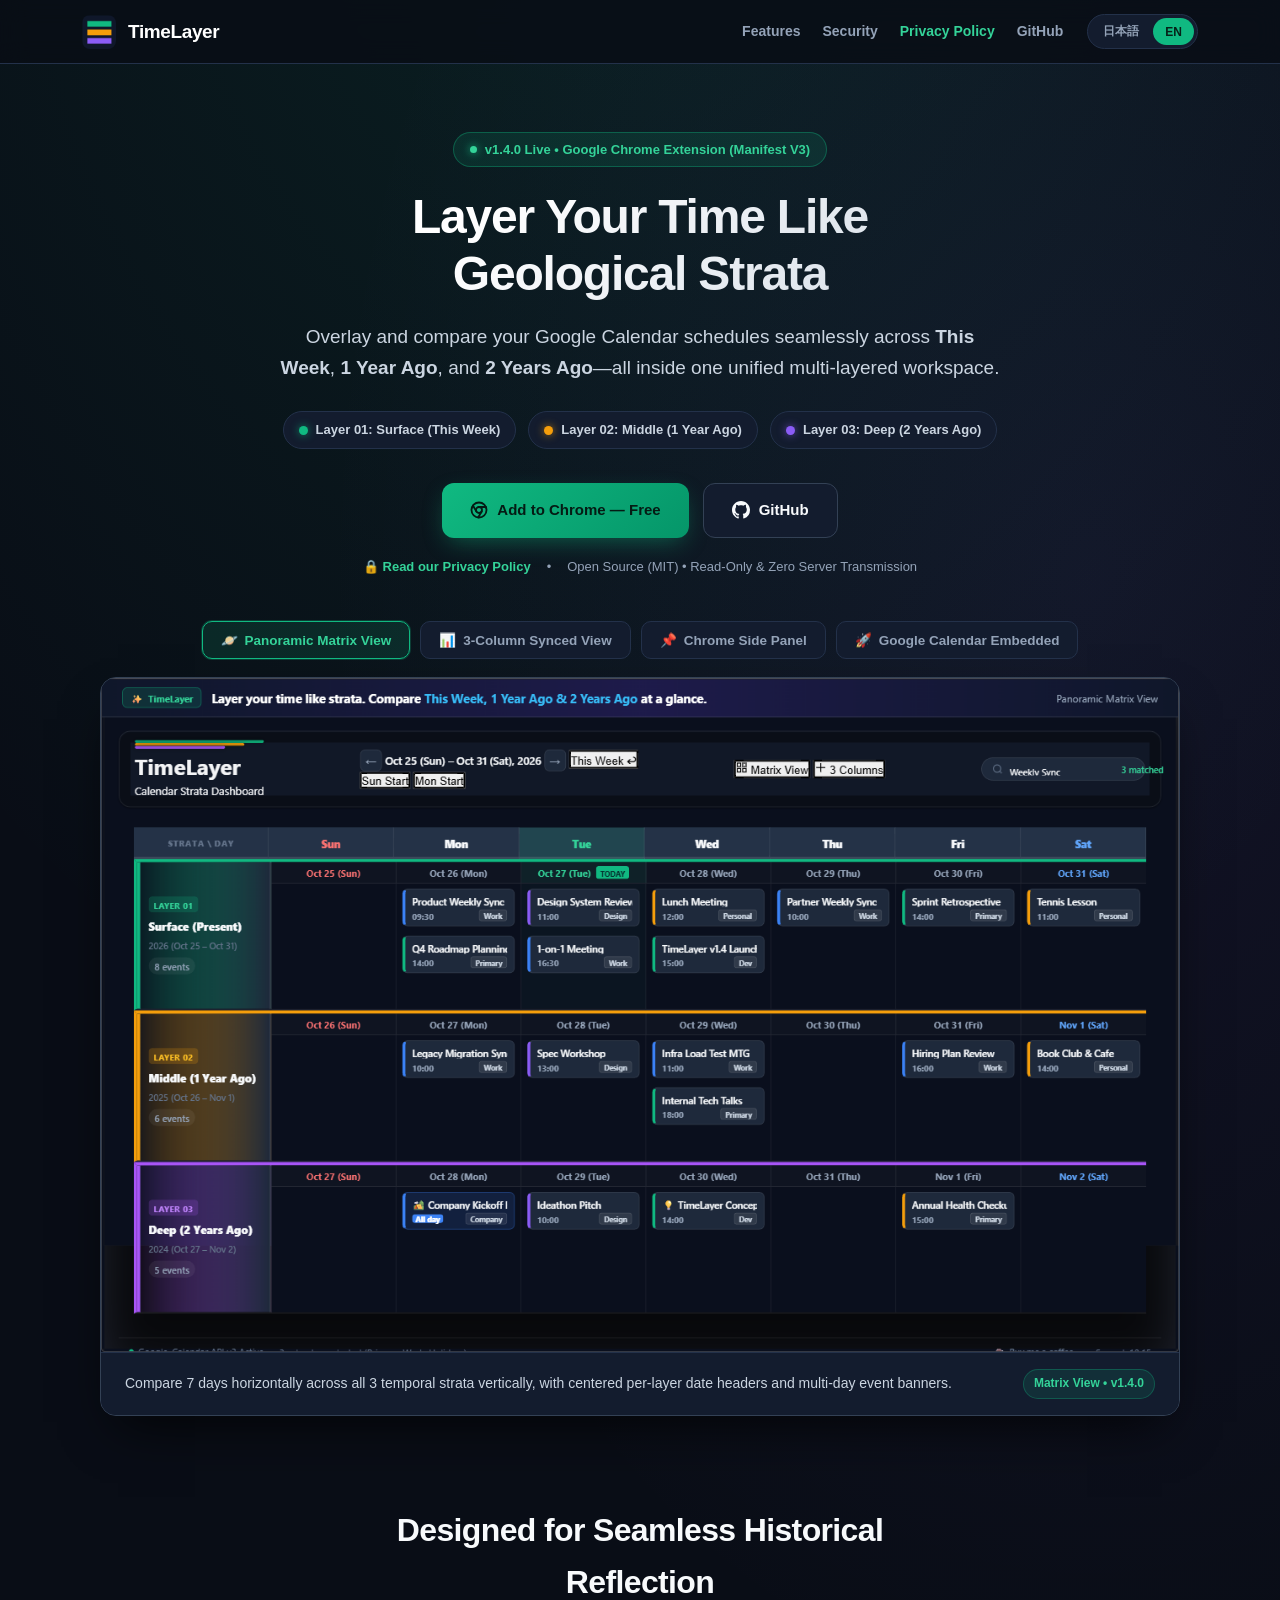
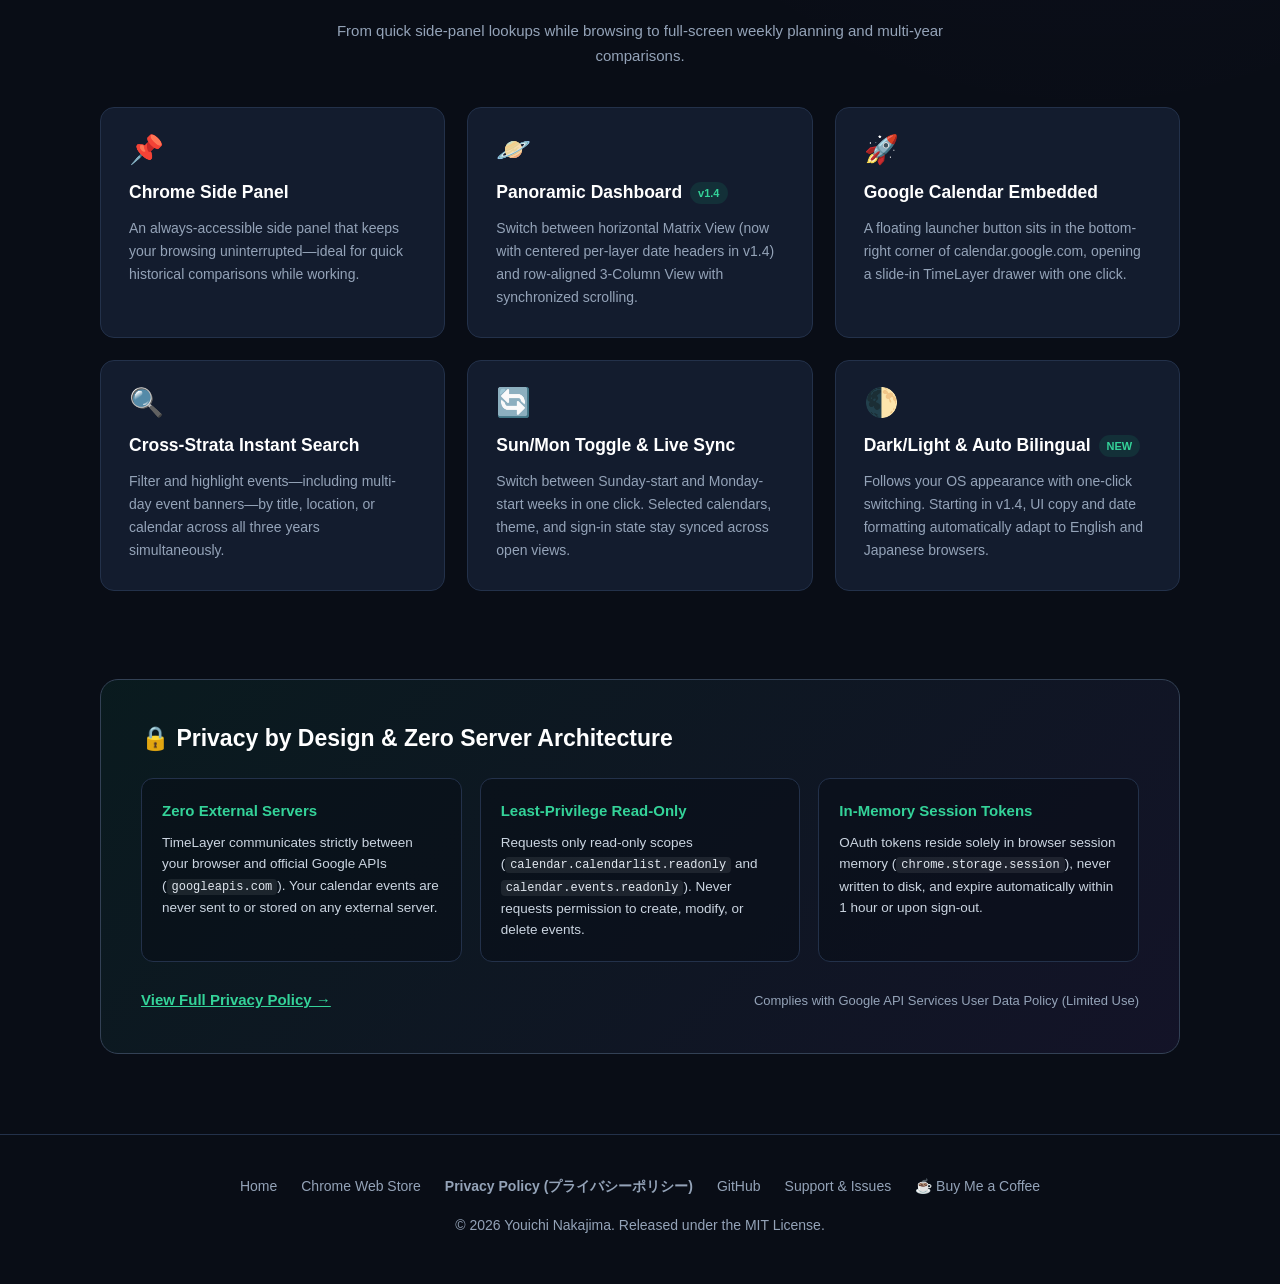
<file: index.html>
<!DOCTYPE html>
<html lang="en" data-lang="en">
<head>
  <meta charset="UTF-8">
  <meta name="viewport" content="width=device-width, initial-scale=1.0">
  <meta name="google-site-verification" content="google0818595279afcbb2">
  <title>TimeLayer - Calendar Strata Viewer for Google Calendar</title>
  <meta name="description" content="Overlay and compare Google Calendar events across This Week, 1 Year Ago, and 2 Years Ago like geological strata in a Chrome Side Panel, Panoramic Dashboard, or directly inside Google Calendar.">
  <meta property="og:title" content="TimeLayer - Calendar Strata Viewer for Google Calendar">
  <meta property="og:description" content="Layer your Google Calendar across This Week, 1 Year Ago, and 2 Years Ago. Available free on the Chrome Web Store.">
  <meta property="og:type" content="website">
  <meta property="og:url" content="https://timelayer.aufheben.studio/">
  <meta property="og:image" content="https://timelayer.aufheben.studio/screenshot/timelayer-01-matrix-view-en.png">
  <link rel="icon" href="icons/icon48.png" type="image/png">
  <script>
    (function () {
      try {
        var params = new URLSearchParams(window.location.search);
        var q = (params.get('lang') || '').toLowerCase();
        var lang = (q === 'ja' || q === 'en')
          ? q
          : (((navigator.language || '').toLowerCase().indexOf('ja') === 0) ? 'ja' : 'en');
        document.documentElement.setAttribute('data-lang', lang);
        document.documentElement.setAttribute('lang', lang);
      } catch (e) {}
    })();
  </script>
  <style>
    :root {
      --bg-primary: #090d16;
      --bg-surface: #0f172a;
      --bg-card: #131c2e;
      --bg-card-alt: #1a263d;
      --text-main: #f8fafc;
      --text-secondary: #cbd5e1;
      --text-muted: #94a3b8;
      --accent-emerald: #10b981;
      --accent-emerald-bright: #34d399;
      --accent-amber: #f59e0b;
      --accent-amber-bright: #fbbf24;
      --accent-purple: #8b5cf6;
      --accent-purple-bright: #a78bfa;
      --border-color: #23314a;
      --border-strong: #334155;
    }

    /* Instant bilingual visibility controlled by <html data-lang="ja|en"> */
    html[data-lang="en"] .lang-ja { display: none !important; }
    html[data-lang="ja"] .lang-en { display: none !important; }

    * {
      box-sizing: border-box;
      margin: 0;
      padding: 0;
    }

    html {
      scroll-behavior: smooth;
    }

    body {
      font-family: -apple-system, BlinkMacSystemFont, "Segoe UI", Roboto, "Hiragino Sans", "Hiragino Kaku Gothic ProN", "Yu Gothic UI", Meiryo, "Helvetica Neue", Arial, sans-serif;
      background-color: var(--bg-primary);
      background-image:
        radial-gradient(ellipse 80% 50% at 50% -10%, rgba(16, 185, 129, 0.12), transparent),
        radial-gradient(ellipse 60% 40% at 85% 20%, rgba(139, 92, 246, 0.08), transparent);
      color: var(--text-main);
      line-height: 1.65;
      -webkit-font-smoothing: antialiased;
    }

    /* Navigation */
    .navbar-wrap {
      position: sticky;
      top: 0;
      z-index: 50;
      background: rgba(9, 13, 22, 0.85);
      backdrop-filter: blur(12px);
      border-bottom: 1px solid var(--border-color);
    }

    .navbar {
      display: flex;
      justify-content: space-between;
      align-items: center;
      padding: 14px 32px;
      max-width: 1180px;
      margin: 0 auto;
      gap: 16px;
    }

    .nav-brand {
      display: flex;
      align-items: center;
      gap: 12px;
      text-decoration: none;
      color: #fff;
      font-weight: 800;
      font-size: 19px;
      letter-spacing: -0.02em;
      flex-shrink: 0;
    }

    .nav-brand img {
      width: 34px;
      height: 34px;
      border-radius: 8px;
    }

    .nav-right {
      display: flex;
      align-items: center;
      gap: 24px;
      flex-wrap: wrap;
      justify-content: flex-end;
    }

    .nav-links {
      display: flex;
      gap: 22px;
      align-items: center;
    }

    .nav-links a {
      color: var(--text-muted);
      text-decoration: none;
      font-size: 14px;
      font-weight: 600;
      transition: color 0.2s;
      white-space: nowrap;
    }

    .nav-links a:hover,
    .nav-links a.privacy-link {
      color: var(--accent-emerald-bright);
    }

    .lang-switcher {
      display: inline-flex;
      background: var(--bg-card);
      border: 1px solid var(--border-color);
      border-radius: 999px;
      padding: 3px;
      gap: 2px;
    }

    .lang-btn {
      background: transparent;
      border: none;
      color: var(--text-muted);
      padding: 5px 12px;
      border-radius: 999px;
      cursor: pointer;
      font-size: 12px;
      font-weight: 700;
      transition: all 0.2s;
      font-family: inherit;
    }

    .lang-btn:hover {
      color: var(--text-main);
    }

    .lang-btn.active {
      background: var(--accent-emerald);
      color: #062118;
    }

    /* Hero */
    .hero {
      text-align: center;
      padding: 68px 20px 44px;
      max-width: 920px;
      margin: 0 auto;
    }

    .hero-badge {
      display: inline-flex;
      align-items: center;
      gap: 8px;
      background: rgba(16, 185, 129, 0.12);
      color: var(--accent-emerald-bright);
      border: 1px solid rgba(16, 185, 129, 0.35);
      padding: 6px 16px;
      border-radius: 999px;
      font-size: 13px;
      font-weight: 700;
      margin-bottom: 22px;
    }

    .hero-badge-dot {
      width: 7px;
      height: 7px;
      border-radius: 50%;
      background: var(--accent-emerald-bright);
      box-shadow: 0 0 8px var(--accent-emerald);
    }

    .hero h1 {
      font-size: clamp(32px, 5vw, 48px);
      line-height: 1.18;
      font-weight: 800;
      letter-spacing: -0.025em;
      margin-bottom: 18px;
      background: linear-gradient(135deg, #ffffff 30%, #cbd5e1 100%);
      -webkit-background-clip: text;
      -webkit-text-fill-color: transparent;
    }

    .hero-subtitle {
      font-size: clamp(16px, 2.2vw, 19px);
      color: var(--text-secondary);
      max-width: 720px;
      margin: 0 auto 28px;
    }

    .strata-pills {
      display: flex;
      justify-content: center;
      gap: 12px;
      flex-wrap: wrap;
      margin-bottom: 34px;
    }

    .strata-pill {
      display: inline-flex;
      align-items: center;
      gap: 8px;
      padding: 7px 15px;
      border-radius: 999px;
      font-size: 13px;
      font-weight: 700;
      background: var(--bg-card);
      border: 1px solid var(--border-color);
      color: var(--text-secondary);
    }

    .strata-dot {
      width: 9px;
      height: 9px;
      border-radius: 50%;
      flex-shrink: 0;
    }

    .strata-dot.l1 { background: var(--accent-emerald); box-shadow: 0 0 8px rgba(16, 185, 129, 0.7); }
    .strata-dot.l2 { background: var(--accent-amber); box-shadow: 0 0 8px rgba(245, 158, 11, 0.7); }
    .strata-dot.l3 { background: var(--accent-purple); box-shadow: 0 0 8px rgba(139, 92, 246, 0.7); }

    .hero-actions {
      display: flex;
      justify-content: center;
      gap: 14px;
      flex-wrap: wrap;
      margin-bottom: 18px;
    }

    .btn {
      display: inline-flex;
      align-items: center;
      justify-content: center;
      gap: 9px;
      padding: 14px 28px;
      border-radius: 12px;
      font-size: 15px;
      font-weight: 700;
      text-decoration: none;
      transition: transform 0.15s ease, background-color 0.2s ease, border-color 0.2s ease, box-shadow 0.2s ease;
    }

    .btn:hover {
      transform: translateY(-1px);
    }

    .btn-primary {
      background: linear-gradient(135deg, #10b981, #059669);
      color: #051b14;
      box-shadow: 0 8px 24px -6px rgba(16, 185, 129, 0.45);
    }

    .btn-primary:hover {
      background: linear-gradient(135deg, #34d399, #10b981);
      box-shadow: 0 12px 28px -6px rgba(16, 185, 129, 0.6);
    }

    .btn-secondary {
      background: var(--bg-card);
      border: 1px solid var(--border-strong);
      color: var(--text-main);
    }

    .btn-secondary:hover {
      background: var(--bg-card-alt);
      border-color: var(--text-muted);
    }

    .hero-sub-links {
      display: flex;
      justify-content: center;
      align-items: center;
      gap: 16px;
      font-size: 13px;
      color: var(--text-muted);
      flex-wrap: wrap;
    }

    .hero-sub-links a {
      color: var(--accent-emerald-bright);
      text-decoration: none;
      font-weight: 600;
    }

    .hero-sub-links a:hover {
      text-decoration: underline;
    }

    /* Interactive 4-Scene Screenshot Showcase */
    .preview-section {
      max-width: 1120px;
      margin: 0 auto 88px;
      padding: 0 20px;
    }

    .showcase-tabs {
      display: flex;
      justify-content: center;
      gap: 10px;
      flex-wrap: wrap;
      margin-bottom: 18px;
    }

    .scene-tab {
      background: var(--bg-card);
      border: 1px solid var(--border-color);
      color: var(--text-muted);
      padding: 10px 18px;
      border-radius: 10px;
      font-size: 13.5px;
      font-weight: 700;
      cursor: pointer;
      transition: all 0.2s;
      font-family: inherit;
      display: inline-flex;
      align-items: center;
      gap: 7px;
    }

    .scene-tab:hover {
      background: var(--bg-card-alt);
      color: var(--text-main);
      border-color: var(--border-strong);
    }

    .scene-tab.active {
      background: rgba(16, 185, 129, 0.14);
      border-color: var(--accent-emerald);
      color: var(--accent-emerald-bright);
      box-shadow: 0 0 0 1px rgba(16, 185, 129, 0.25);
    }

    .screenshot-frame {
      background: var(--bg-surface);
      border: 1px solid var(--border-strong);
      border-radius: 16px;
      overflow: hidden;
      box-shadow: 0 24px 50px -18px rgba(0, 0, 0, 0.8);
    }

    .screenshot-frame img {
      width: 100%;
      height: auto;
      display: block;
      aspect-ratio: 16 / 10;
      object-fit: cover;
      background: var(--bg-primary);
    }

    .showcase-caption {
      padding: 16px 24px;
      background: var(--bg-card);
      border-top: 1px solid var(--border-color);
      display: flex;
      justify-content: space-between;
      align-items: center;
      gap: 16px;
      flex-wrap: wrap;
    }

    .showcase-caption-text {
      color: var(--text-secondary);
      font-size: 14px;
    }

    .showcase-caption-badge {
      font-size: 12px;
      font-weight: 700;
      color: var(--accent-emerald-bright);
      background: rgba(16, 185, 129, 0.12);
      border: 1px solid rgba(16, 185, 129, 0.3);
      padding: 4px 10px;
      border-radius: 999px;
      white-space: nowrap;
    }

    /* Section Heading */
    .section-header {
      text-align: center;
      max-width: 680px;
      margin: 0 auto 38px;
      padding: 0 20px;
    }

    .section-header h2 {
      font-size: clamp(24px, 3.2vw, 32px);
      font-weight: 800;
      margin-bottom: 10px;
      letter-spacing: -0.02em;
    }

    .section-header p {
      color: var(--text-muted);
      font-size: 15px;
    }

    /* 6-Card Features Grid */
    .features-grid {
      display: grid;
      grid-template-columns: repeat(auto-fit, minmax(310px, 1fr));
      gap: 22px;
      max-width: 1120px;
      margin: 0 auto 88px;
      padding: 0 20px;
    }

    .feature-card {
      background: var(--bg-card);
      border: 1px solid var(--border-color);
      border-radius: 14px;
      padding: 28px;
      transition: border-color 0.2s, transform 0.2s;
    }

    .feature-card:hover {
      border-color: var(--border-strong);
      transform: translateY(-2px);
    }

    .feature-icon {
      font-size: 28px;
      margin-bottom: 14px;
      line-height: 1;
    }

    .feature-tag {
      display: inline-block;
      font-size: 11px;
      font-weight: 700;
      color: var(--accent-emerald-bright);
      background: rgba(16, 185, 129, 0.12);
      padding: 2px 8px;
      border-radius: 999px;
      margin-left: 8px;
      vertical-align: middle;
    }

    .feature-card h3 {
      font-size: 17.5px;
      margin-bottom: 10px;
      color: #fff;
      font-weight: 700;
    }

    .feature-card p {
      color: var(--text-muted);
      font-size: 14px;
      line-height: 1.65;
    }

    /* Privacy & Security Banner */
    .security-section {
      max-width: 1120px;
      margin: 0 auto 80px;
      padding: 0 20px;
    }

    .security-banner {
      padding: 40px;
      background: linear-gradient(135deg, rgba(16, 185, 129, 0.08), rgba(139, 92, 246, 0.08));
      border: 1px solid var(--border-strong);
      border-radius: 18px;
      display: flex;
      flex-direction: column;
      gap: 20px;
    }

    .security-banner h2 {
      font-size: 23px;
      color: #fff;
      font-weight: 800;
    }

    .security-grid {
      display: grid;
      grid-template-columns: repeat(auto-fit, minmax(260px, 1fr));
      gap: 18px;
    }

    .security-item {
      background: rgba(9, 13, 22, 0.55);
      border: 1px solid var(--border-color);
      border-radius: 12px;
      padding: 20px;
    }

    .security-item h3 {
      font-size: 15px;
      color: var(--accent-emerald-bright);
      margin-bottom: 8px;
      font-weight: 700;
    }

    .security-item p {
      color: var(--text-secondary);
      font-size: 13.5px;
      line-height: 1.6;
    }

    .security-item code {
      background: rgba(255, 255, 255, 0.08);
      padding: 1px 5px;
      border-radius: 4px;
      font-size: 12px;
      color: #e2e8f0;
    }

    .security-footer {
      display: flex;
      align-items: center;
      justify-content: space-between;
      gap: 16px;
      flex-wrap: wrap;
      padding-top: 6px;
    }

    .security-footer a {
      color: var(--accent-emerald-bright);
      font-weight: 700;
      text-decoration: underline;
      font-size: 15px;
    }

    /* Footer */
    footer {
      border-top: 1px solid var(--border-color);
      padding: 40px 20px 48px;
      text-align: center;
      color: var(--text-muted);
      font-size: 14px;
    }

    .footer-links {
      display: flex;
      justify-content: center;
      gap: 24px;
      margin-bottom: 16px;
      flex-wrap: wrap;
    }

    .footer-links a {
      color: var(--text-muted);
      text-decoration: none;
      font-weight: 500;
    }

    .footer-links a:hover {
      color: var(--accent-emerald-bright);
      text-decoration: underline;
    }

    @media (max-width: 768px) {
      .navbar {
        padding: 12px 18px;
      }
      .nav-links {
        gap: 14px;
      }
      .nav-links .hide-mobile {
        display: none;
      }
      .hero {
        padding: 48px 16px 32px;
      }
      .security-banner {
        padding: 26px 20px;
      }
      .showcase-caption {
        padding: 14px 16px;
      }
    }
  </style>
</head>
<body>

  <!-- Navigation -->
  <div class="navbar-wrap">
    <nav class="navbar">
      <a href="./" class="nav-brand">
        <img src="icons/icon48.png" alt="TimeLayer Icon">
        <span>TimeLayer</span>
      </a>
      <div class="nav-right">
        <div class="nav-links">
          <a href="#features" class="hide-mobile">
            <span class="lang-ja">主な機能</span>
            <span class="lang-en">Features</span>
          </a>
          <a href="#security" class="hide-mobile">
            <span class="lang-ja">プライバシー</span>
            <span class="lang-en">Security</span>
          </a>
          <a href="privacy.html" class="privacy-link">
            <span class="lang-ja">プライバシーポリシー</span>
            <span class="lang-en">Privacy Policy</span>
          </a>
          <a href="https://github.com/youichi-nakajima/timelayer-extension" target="_blank" rel="noopener noreferrer">GitHub</a>
        </div>
        <div class="lang-switcher" role="group" aria-label="Language switcher">
          <button type="button" class="lang-btn" data-set-lang="ja">日本語</button>
          <button type="button" class="lang-btn" data-set-lang="en">EN</button>
        </div>
      </div>
    </nav>
  </div>

  <!-- Hero Section -->
  <header class="hero">
    <div class="hero-badge">
      <span class="hero-badge-dot" aria-hidden="true"></span>
      <span class="lang-ja">v1.4.0 公開中 • Chrome 拡張機能 (Manifest V3)</span>
      <span class="lang-en">v1.4.0 Live • Google Chrome Extension (Manifest V3)</span>
    </div>

    <h1>
      <span class="lang-ja">時間を「地層」のように重ねる<br>Google カレンダー比較ビュー</span>
      <span class="lang-en">Layer Your Time Like<br>Geological Strata</span>
    </h1>

    <p class="hero-subtitle">
      <span class="lang-ja">
        <strong>今週</strong>・<strong>1年前の同週</strong>・<strong>2年前の同週</strong>の Google カレンダーの予定をひとつの画面に重ねて比較。「去年の今頃なにをしてた？」を過去へ遡る手間なく瞬時に振り返れます。
      </span>
      <span class="lang-en">
        Overlay and compare your Google Calendar schedules seamlessly across <strong>This Week</strong>, <strong>1 Year Ago</strong>, and <strong>2 Years Ago</strong>—all inside one unified multi-layered workspace.
      </span>
    </p>

    <div class="strata-pills" aria-label="Temporal strata layers">
      <div class="strata-pill">
        <span class="strata-dot l1" aria-hidden="true"></span>
        <span class="lang-ja">Layer 01：表層（現在 / 今週）</span>
        <span class="lang-en">Layer 01: Surface (This Week)</span>
      </div>
      <div class="strata-pill">
        <span class="strata-dot l2" aria-hidden="true"></span>
        <span class="lang-ja">Layer 02：中間層（1年前の同週）</span>
        <span class="lang-en">Layer 02: Middle (1 Year Ago)</span>
      </div>
      <div class="strata-pill">
        <span class="strata-dot l3" aria-hidden="true"></span>
        <span class="lang-ja">Layer 03：深層（2年前の同週）</span>
        <span class="lang-en">Layer 03: Deep (2 Years Ago)</span>
      </div>
    </div>

    <div class="hero-actions">
      <a href="https://chromewebstore.google.com/detail/aemndojpgknmcdamjoaocgkkiecipgfp" class="btn btn-primary" target="_blank" rel="noopener noreferrer">
        <svg width="18" height="18" viewBox="0 0 24 24" fill="none" stroke="currentColor" stroke-width="2.4" stroke-linecap="round" stroke-linejoin="round" aria-hidden="true">
          <circle cx="12" cy="12" r="10"/>
          <circle cx="12" cy="12" r="4"/>
          <line x1="21.17" y1="8" x2="12" y2="8"/>
          <line x1="3.95" y1="6.06" x2="8.54" y2="14"/>
          <line x1="10.88" y1="21.94" x2="15.46" y2="14"/>
        </svg>
        <span class="lang-ja">Chrome ウェブストアから追加（無料）</span>
        <span class="lang-en">Add to Chrome — Free</span>
      </a>
      <a href="https://github.com/youichi-nakajima/timelayer-extension" class="btn btn-secondary" target="_blank" rel="noopener noreferrer">
        <svg width="18" height="18" viewBox="0 0 24 24" fill="currentColor" aria-hidden="true">
          <path d="M12 0C5.37 0 0 5.37 0 12c0 5.31 3.435 9.795 8.205 11.385.6.105.825-.255.825-.57 0-.285-.015-1.23-.015-2.235-3.015.555-3.795-.735-4.035-1.41-.135-.345-.72-1.41-1.23-1.695-.42-.225-1.02-.78-.015-.795.945-.015 1.62.87 1.845 1.23 1.08 1.815 2.805 1.305 3.495.99.105-.78.42-1.305.765-1.605-2.67-.3-5.46-1.335-5.46-5.925 0-1.305.465-2.385 1.23-3.225-.12-.3-.54-1.53.12-3.18 0 0 1.005-.315 3.3 1.23.96-.27 1.98-.405 3-.405s2.04.135 3 .405c2.295-1.56 3.3-1.23 3.3-1.23.66 1.65.24 2.88.12 3.18.765.84 1.23 1.905 1.23 3.225 0 4.605-2.805 5.625-5.475 5.925.435.375.81 1.095.81 2.22 0 1.605-.015 2.895-.015 3.3 0 .315.225.69.825.57A12.02 12.02 0 0024 12c0-6.63-5.37-12-12-12z"/>
        </svg>
        <span>GitHub</span>
      </a>
    </div>

    <div class="hero-sub-links">
      <a href="privacy.html">
        <span class="lang-ja">🔒 プライバシーポリシーを確認する</span>
        <span class="lang-en">🔒 Read our Privacy Policy</span>
      </a>
      <span>•</span>
      <span class="lang-ja">オープンソース (MIT) / 読み取り専用・外部サーバー送信なし</span>
      <span class="lang-en">Open Source (MIT) • Read-Only & Zero Server Transmission</span>
    </div>
  </header>

  <!-- Interactive 4-Scene Screenshot Showcase -->
  <section class="preview-section" aria-label="Screenshots">
    <div class="showcase-tabs" role="tablist" aria-label="View Modes">
      <button type="button" class="scene-tab active" role="tab" aria-selected="true" data-scene="01-matrix-view">
        <span>🪐</span>
        <span class="lang-ja">大画面マトリクスビュー</span>
        <span class="lang-en">Panoramic Matrix View</span>
      </button>
      <button type="button" class="scene-tab" role="tab" aria-selected="false" data-scene="02-columns-view">
        <span>📊</span>
        <span class="lang-ja">3列同期カラムビュー</span>
        <span class="lang-en">3-Column Synced View</span>
      </button>
      <button type="button" class="scene-tab" role="tab" aria-selected="false" data-scene="03-sidepanel-view">
        <span>📌</span>
        <span class="lang-ja">Chrome サイドパネル</span>
        <span class="lang-en">Chrome Side Panel</span>
      </button>
      <button type="button" class="scene-tab" role="tab" aria-selected="false" data-scene="04-gcal-integration">
        <span>🚀</span>
        <span class="lang-ja">Google カレンダー直接埋め込み</span>
        <span class="lang-en">Google Calendar Embedded</span>
      </button>
    </div>

    <div class="screenshot-frame">
      <img
        id="showcase-img"
        src="screenshot/timelayer-01-matrix-view-en.png"
        alt="TimeLayer Panoramic Matrix View comparing This Week, 1 Year Ago, and 2 Years Ago"
      >
      <div class="showcase-caption">
        <p class="showcase-caption-text" id="showcase-caption-text">
          Compare 7 days horizontally across all 3 temporal strata vertically, with per-layer date headers and multi-day event banners.
        </p>
        <span class="showcase-caption-badge" id="showcase-caption-badge">Matrix View • v1.4.0</span>
      </div>
    </div>
  </section>

  <!-- Features Section -->
  <section id="features">
    <div class="section-header">
      <h2>
        <span class="lang-ja">シーンに合わせて選べる、多彩な振り返り体験</span>
        <span class="lang-en">Designed for Seamless Historical Reflection</span>
      </h2>
      <p>
        <span class="lang-ja">日常のブラウジング中のちょっとした確認から、週次のじっくりとした振り返り・計画立てまでシームレスに対応します。</span>
        <span class="lang-en">From quick side-panel lookups while browsing to full-screen weekly planning and multi-year comparisons.</span>
      </p>
    </div>

    <div class="features-grid">
      <article class="feature-card">
        <div class="feature-icon">📌</div>
        <h3>
          <span class="lang-ja">Chrome サイドパネル</span>
          <span class="lang-en">Chrome Side Panel</span>
        </h3>
        <p>
          <span class="lang-ja">ツールバーのアイコンからワンクリックで起動。現在のタブやブラウジングを妨げずに、常に横で過去と同じ週の予定を参照できます。</span>
          <span class="lang-en">An always-accessible side panel that keeps your browsing uninterrupted—ideal for quick historical comparisons while working.</span>
        </p>
      </article>

      <article class="feature-card">
        <div class="feature-icon">🪐</div>
        <h3>
          <span class="lang-ja">大画面パノラマダッシュボード<span class="feature-tag">v1.4 改善</span></span>
          <span class="lang-en">Panoramic Dashboard<span class="feature-tag">v1.4</span></span>
        </h3>
        <p>
          <span class="lang-ja">「マトリクスビュー」と「3列同期カラムビュー」の2モードを搭載。v1.4 ではすべての地層に日付ヘッダーを追加し、年の違いによる日付ズレも一目で比較可能になりました。</span>
          <span class="lang-en">Switch between horizontal Matrix View (now with centered per-layer date headers in v1.4) and row-aligned 3-Column View with synchronized scrolling.</span>
        </p>
      </article>

      <article class="feature-card">
        <div class="feature-icon">🚀</div>
        <h3>
          <span class="lang-ja">Google カレンダー直接埋め込み</span>
          <span class="lang-en">Google Calendar Embedded</span>
        </h3>
        <p>
          <span class="lang-ja">calendar.google.com の画面右下に専用ランチャーが常駐。クリックするだけで、ページを離れずにスライドインドロワーを展開できます。</span>
          <span class="lang-en">A floating launcher button sits in the bottom-right corner of calendar.google.com, opening a slide-in TimeLayer drawer with one click.</span>
        </p>
      </article>

      <article class="feature-card">
        <div class="feature-icon">🔍</div>
        <h3>
          <span class="lang-ja">全地層インクリメンタル検索</span>
          <span class="lang-en">Cross-Strata Instant Search</span>
        </h3>
        <p>
          <span class="lang-ja">キーワードを入力するだけで、現在・1年前・2年前のすべての予定（連休や出張の複数日バナーを含む）を横断検索して即座にハイライトします。</span>
          <span class="lang-en">Filter and highlight events—including multi-day event banners—by title, location, or calendar across all three years simultaneously.</span>
        </p>
      </article>

      <article class="feature-card">
        <div class="feature-icon">🔄</div>
        <h3>
          <span class="lang-ja">週の開始曜日切替 & 画面間同期</span>
          <span class="lang-en">Sun/Mon Toggle & Live Sync</span>
        </h3>
        <p>
          <span class="lang-ja">日曜始まり／月曜始まりをワンクリックで切り替え可能。複数カレンダーの選択や週移動、テーマ変更も開いている全画面間でリアルタイムに連動します。</span>
          <span class="lang-en">Switch between Sunday-start and Monday-start weeks in one click. Selected calendars, theme, and sign-in state stay synced across open views.</span>
        </p>
      </article>

      <article class="feature-card">
        <div class="feature-icon">🌓</div>
        <h3>
          <span class="lang-ja">ダーク/ライト & 日英自動対応<span class="feature-tag">NEW</span></span>
          <span class="lang-en">Dark/Light & Auto Bilingual<span class="feature-tag">NEW</span></span>
        </h3>
        <p>
          <span class="lang-ja">OS のダーク／ライトモードに自動連動しつつ手動切替にも対応。v1.4 からは Chrome の表示言語に応じて日本語／英語 UI が自動で切り替わります。</span>
          <span class="lang-en">Follows your OS appearance with one-click switching. Starting in v1.4, UI copy and date formatting automatically adapt to English and Japanese browsers.</span>
        </p>
      </article>
    </div>
  </section>

  <!-- Privacy & Security Notice -->
  <section id="security" class="security-section">
    <div class="security-banner">
      <h2>
        <span class="lang-ja">🔒 プライバシー最優先 & 完全ローカル設計</span>
        <span class="lang-en">🔒 Privacy by Design & Zero Server Architecture</span>
      </h2>

      <div class="security-grid">
        <div class="security-item">
          <h3>
            <span class="lang-ja">外部サーバーへの送信ゼロ</span>
            <span class="lang-en">Zero External Servers</span>
          </h3>
          <p>
            <span class="lang-ja">すべてのカレンダーデータはあなたのブラウザと Google 公式 API（<code>googleapis.com</code>）の間でのみ直接通信され、開発者を含む外部サーバーへ送信・蓄積されることはありません。</span>
            <span class="lang-en">TimeLayer communicates strictly between your browser and official Google APIs (<code>googleapis.com</code>). Your calendar events are never sent to or stored on any external server.</span>
          </p>
        </div>

        <div class="security-item">
          <h3>
            <span class="lang-ja">最小権限（読み取り専用）</span>
            <span class="lang-en">Least-Privilege Read-Only</span>
          </h3>
          <p>
            <span class="lang-ja">比較表示に必要な <code>calendar.calendarlist.readonly</code> と <code>calendar.events.readonly</code> のみを要求します。予定の作成・編集・削除権限は一切持ちません。</span>
            <span class="lang-en">Requests only read-only scopes (<code>calendar.calendarlist.readonly</code> and <code>calendar.events.readonly</code>). Never requests permission to create, modify, or delete events.</span>
          </p>
        </div>

        <div class="security-item">
          <h3>
            <span class="lang-ja">メモリ内管理 & 1時間自動失効</span>
            <span class="lang-en">In-Memory Session Tokens</span>
          </h3>
          <p>
            <span class="lang-ja">OAuth アクセストークンはセッションメモリ（<code>chrome.storage.session</code>）でのみ保持され、ディスクへ平文保存せず最大1時間で安全に自動失効します。</span>
            <span class="lang-en">OAuth tokens reside solely in browser session memory (<code>chrome.storage.session</code>), never written to disk, and expire automatically within 1 hour or upon sign-out.</span>
          </p>
        </div>
      </div>

      <div class="security-footer">
        <a href="privacy.html">
          <span class="lang-ja">プライバシーポリシー全文を読む →</span>
          <span class="lang-en">View Full Privacy Policy →</span>
        </a>
        <span style="color: var(--text-muted); font-size: 13px;">
          <span class="lang-ja">Google API Services User Data Policy (Limited Use) 準拠</span>
          <span class="lang-en">Complies with Google API Services User Data Policy (Limited Use)</span>
        </span>
      </div>
    </div>
  </section>

  <!-- Footer -->
  <footer>
    <div class="footer-links">
      <a href="./">
        <span class="lang-ja">ホーム</span>
        <span class="lang-en">Home</span>
      </a>
      <a href="https://chromewebstore.google.com/detail/aemndojpgknmcdamjoaocgkkiecipgfp" target="_blank" rel="noopener noreferrer">
        <span class="lang-ja">Chrome ウェブストア</span>
        <span class="lang-en">Chrome Web Store</span>
      </a>
      <a href="privacy.html"><strong>Privacy Policy (プライバシーポリシー)</strong></a>
      <a href="https://github.com/youichi-nakajima/timelayer-extension" target="_blank" rel="noopener noreferrer">GitHub</a>
      <a href="https://github.com/youichi-nakajima/timelayer-extension/issues" target="_blank" rel="noopener noreferrer">
        <span class="lang-ja">お問い合わせ / Issues</span>
        <span class="lang-en">Support & Issues</span>
      </a>
      <a href="https://buymeacoffee.com/youichinakq" target="_blank" rel="noopener noreferrer">☕ Buy Me a Coffee</a>
    </div>
    <p>© 2026 Youichi Nakajima. Released under the MIT License.</p>
  </footer>

  <script>
    (function () {
      var SCENES = {
        '01-matrix-view': {
          ja: {
            src: 'screenshot/timelayer-01-matrix-view.png',
            alt: 'TimeLayer 大画面パノラマダッシュボード（週横組みマトリクスビュー）',
            caption: '曜日を横軸、3つの地層（現在・1年前・2年前）を縦軸に並べた週横組みビュー。v1.4 より各地層すべてに日付ヘッダーを表示し、年ごとの日付ズレも一目で比較できます。',
            badge: 'Matrix View • v1.4.0'
          },
          en: {
            src: 'screenshot/timelayer-01-matrix-view-en.png',
            alt: 'TimeLayer Panoramic Matrix View comparing This Week, 1 Year Ago, and 2 Years Ago',
            caption: 'Compare 7 days horizontally across all 3 temporal strata vertically, with centered per-layer date headers and multi-day event banners.',
            badge: 'Matrix View • v1.4.0'
          }
        },
        '02-columns-view': {
          ja: {
            src: 'screenshot/timelayer-02-columns-view.png',
            alt: 'TimeLayer 大画面パノラマダッシュボード（3列同期カラムビュー）',
            caption: '現在・1年前・2年前を3列に並列表示。予定の有無にかかわらず全7曜日の水平ラインが揃い、3列が連動して同期スクロールします。',
            badge: '3-Column View'
          },
          en: {
            src: 'screenshot/timelayer-02-columns-view-en.png',
            alt: 'TimeLayer 3-Column Synced View comparing Present, 1 Year Ago, and 2 Years Ago side by side',
            caption: 'View Present, 1 Year Ago, and 2 Years Ago side by side with horizontally aligned day rows and synchronized scrolling.',
            badge: '3-Column View'
          }
        },
        '03-sidepanel-view': {
          ja: {
            src: 'screenshot/timelayer-03-sidepanel-view.png',
            alt: 'TimeLayer Chrome サイドパネルビュー',
            caption: 'ブラウジングを遮らずに作業タブの横で3つの年代を常時参照できるサイドパネル。複数カレンダー切り替えや横断検索もここから操作できます。',
            badge: 'Side Panel View'
          },
          en: {
            src: 'screenshot/timelayer-03-sidepanel-view-en.png',
            alt: 'TimeLayer Chrome Side Panel view alongside browsing',
            caption: 'Keep all three temporal strata open next to any browser tab for instant comparisons, calendar filtering, and keyword search.',
            badge: 'Side Panel View'
          }
        },
        '04-gcal-integration': {
          ja: {
            src: 'screenshot/timelayer-04-gcal-integration.png',
            alt: 'Google カレンダー画面内の TimeLayer スライドインドロワー',
            caption: 'calendar.google.com の右下に専用ランチャーが常駐。普段使っている Google カレンダー上からワンクリックで過去2年分の予定を呼び出せます。',
            badge: 'Google Calendar Embedded'
          },
          en: {
            src: 'screenshot/timelayer-04-gcal-integration-en.png',
            alt: 'TimeLayer floating launcher and slide-in drawer inside Google Calendar',
            caption: 'Access your past schedules right inside calendar.google.com via the bottom-right launcher and slide-in drawer.',
            badge: 'Google Calendar Embedded'
          }
        }
      };

      var TITLES = {
        ja: 'TimeLayer - カレンダー地層ビュー | Google カレンダー過去比較 Chrome 拡張機能',
        en: 'TimeLayer - Calendar Strata Viewer for Google Calendar'
      };

      var currentLang = document.documentElement.getAttribute('data-lang') === 'ja' ? 'ja' : 'en';
      var currentScene = '01-matrix-view';

      var showcaseImg = document.getElementById('showcase-img');
      var showcaseCaption = document.getElementById('showcase-caption-text');
      var showcaseBadge = document.getElementById('showcase-caption-badge');
      var langBtns = document.querySelectorAll('.lang-btn');
      var sceneTabs = document.querySelectorAll('.scene-tab');

      function renderLanguage(lang) {
        currentLang = (lang === 'ja') ? 'ja' : 'en';
        document.documentElement.setAttribute('data-lang', currentLang);
        document.documentElement.setAttribute('lang', currentLang);
        document.title = TITLES[currentLang];

        langBtns.forEach(function (btn) {
          var isActive = btn.getAttribute('data-set-lang') === currentLang;
          btn.classList.toggle('active', isActive);
          btn.setAttribute('aria-pressed', String(isActive));
        });

        renderScene(currentScene);
      }

      function renderScene(sceneKey) {
        if (!SCENES[sceneKey]) return;
        currentScene = sceneKey;
        var data = SCENES[sceneKey][currentLang];

        if (showcaseImg) {
          showcaseImg.src = data.src;
          showcaseImg.alt = data.alt;
        }
        if (showcaseCaption) {
          showcaseCaption.textContent = data.caption;
        }
        if (showcaseBadge) {
          showcaseBadge.textContent = data.badge;
        }

        sceneTabs.forEach(function (tab) {
          var isActive = tab.getAttribute('data-scene') === sceneKey;
          tab.classList.toggle('active', isActive);
          tab.setAttribute('aria-selected', String(isActive));
        });
      }

      langBtns.forEach(function (btn) {
        btn.addEventListener('click', function () {
          renderLanguage(btn.getAttribute('data-set-lang'));
        });
      });

      sceneTabs.forEach(function (tab) {
        tab.addEventListener('click', function () {
          renderScene(tab.getAttribute('data-scene'));
        });
      });

      renderLanguage(currentLang);
    })();
  </script>
</body>
</html>
</file>
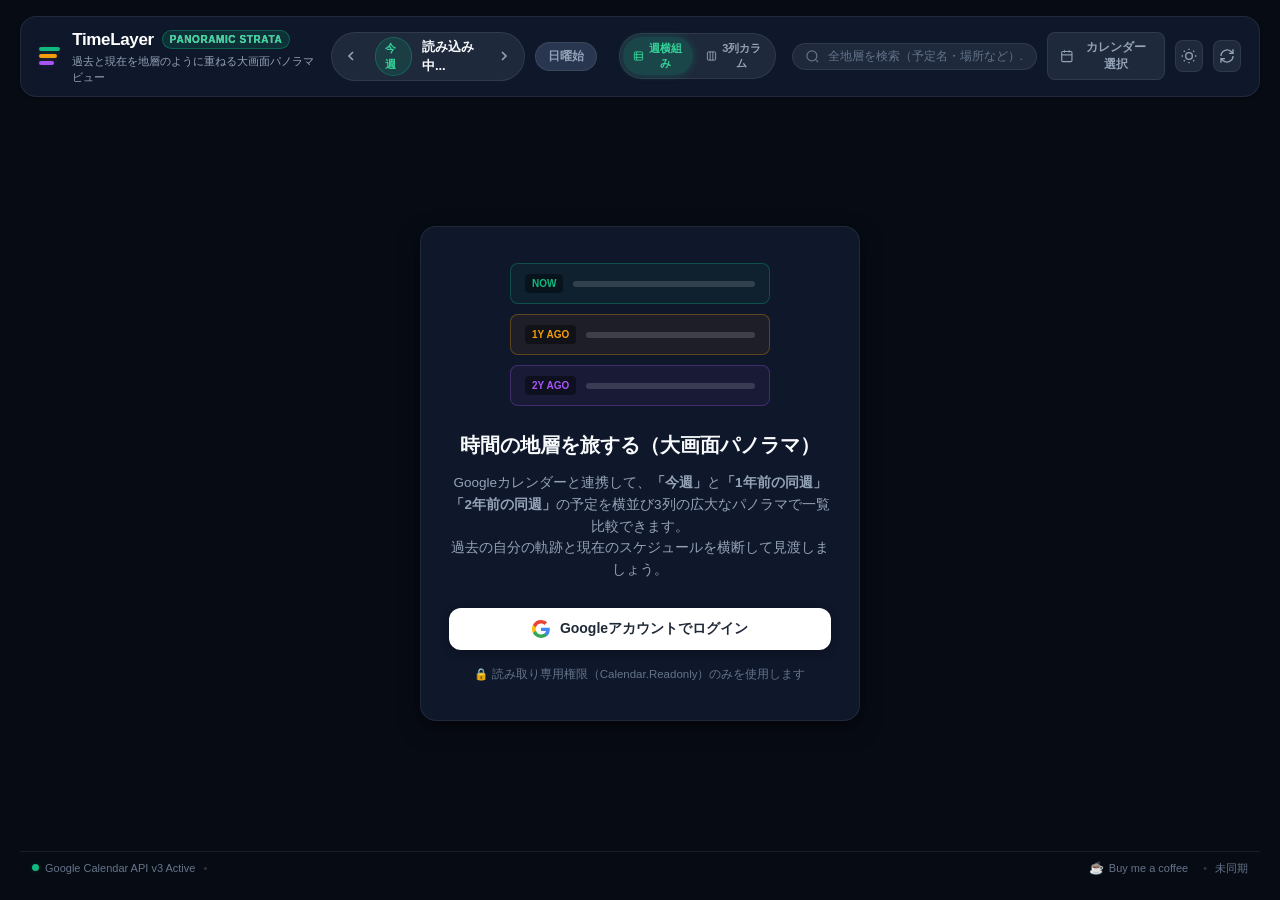
<file: dashboard.html>
<!DOCTYPE html>
<html lang="ja">
<head>
  <meta charset="UTF-8">
  <meta name="viewport" content="width=device-width, initial-scale=1.0">
  <title data-i18n="pageTitleDashboard">TimeLayer - 大画面地層ダッシュボード</title>
  <link rel="stylesheet" href="dashboard.css">
</head>
<body>
  <div class="dashboard-container">
    <!-- Top Global App Bar -->
    <header class="dashboard-header">
      <div class="header-brand">
        <div class="brand-icon">
          <span class="strata-bar strata-1"></span>
          <span class="strata-bar strata-2"></span>
          <span class="strata-bar strata-3"></span>
        </div>
        <div class="brand-info">
          <h1 class="brand-title">TimeLayer <span class="badge-pro">Panoramic Strata</span></h1>
          <span class="brand-subtitle" data-i18n="dashboardSubtitle">過去と現在を地層のように重ねる大画面パノラマビュー</span>
        </div>
      </div>

      <!-- Center Week Navigator & View Switcher -->
      <div class="header-nav-center">
        <div class="week-nav-bar">
          <button id="prev-week-btn" class="nav-btn" title="前の週" aria-label="前の週" data-i18n-title="prevWeek" data-i18n-aria-label="prevWeek">
            <svg viewBox="0 0 24 24" width="16" height="16" fill="none" stroke="currentColor" stroke-width="2.5">
              <polyline points="15 18 9 12 15 6"></polyline>
            </svg>
          </button>
          <div class="week-info">
            <span id="week-relative-label" class="week-relative-tag" data-i18n="thisWeek">今週</span>
            <span id="week-range-text" class="week-range-text" data-i18n="loading">読み込み中...</span>
          </div>
          <button id="next-week-btn" class="nav-btn" title="次の週" aria-label="次の週" data-i18n-title="nextWeek" data-i18n-aria-label="nextWeek">
            <svg viewBox="0 0 24 24" width="16" height="16" fill="none" stroke="currentColor" stroke-width="2.5">
              <polyline points="9 18 15 12 9 6"></polyline>
            </svg>
          </button>
        </div>

        <!-- Return to current week button (hidden when in current week) -->
        <button id="today-week-btn" class="pill-btn today-return-btn hidden" title="今週に戻る" data-i18n="returnThisWeekLong" data-i18n-title="returnThisWeekTitle">今週に戻る ↩</button>

        <!-- Week Start Toggle (outside week-nav-bar enclosure) -->
        <button id="week-start-toggle-btn" class="pill-btn week-start-btn" title="週の開始曜日を切り替え (日曜 / 月曜)" data-i18n="weekStartSun" data-i18n-title="weekStartSunTitle">日曜始</button>

        <!-- View Mode Switcher -->
        <div class="view-switcher" role="group" aria-label="表示モード切替" data-i18n-aria-label="viewSwitcherAria">
          <button id="btn-view-matrix" class="view-switch-btn active" title="週を横組み（曜日×地層マトリクス）で比較表示" data-i18n-title="viewMatrixTitle">
            <svg viewBox="0 0 24 24" width="14" height="14" fill="none" stroke="currentColor" stroke-width="2">
              <rect x="3" y="3" width="18" height="18" rx="2"/>
              <line x1="3" y1="9" x2="21" y2="9"/>
              <line x1="3" y1="15" x2="21" y2="15"/>
              <line x1="8" y1="3" x2="8" y2="21"/>
            </svg>
            <span data-i18n="viewMatrixLabel">週横組み</span>
          </button>
          <button id="btn-view-columns" class="view-switch-btn" title="年別3列カラムで縦スクロール表示" data-i18n-title="viewColumnsTitle">
            <svg viewBox="0 0 24 24" width="14" height="14" fill="none" stroke="currentColor" stroke-width="2">
              <rect x="3" y="3" width="18" height="18" rx="2"/>
              <line x1="9" y1="3" x2="9" y2="21"/>
              <line x1="15" y1="3" x2="15" y2="21"/>
            </svg>
            <span data-i18n="viewColumnsLabel">3列カラム</span>
          </button>
        </div>
      </div>

      <!-- Right Header Actions -->
      <div class="header-actions">
        <!-- Search Toggle -->
        <div class="header-search-box">
          <svg class="search-icon" viewBox="0 0 24 24" width="15" height="15" fill="none" stroke="currentColor" stroke-width="2">
            <circle cx="11" cy="11" r="8"/>
            <line x1="21" y1="21" x2="16.65" y2="16.65"/>
          </svg>
          <input type="text" id="search-input" class="search-input" placeholder="全地層を検索（予定名・場所など）..." data-i18n-placeholder="searchPlaceholderDashboard" autocomplete="off">
          <button id="search-clear-btn" class="search-clear-btn hidden" title="クリア" data-i18n-title="clearSearch">&times;</button>
          <span id="search-match-count" class="search-match-count hidden">0</span>
        </div>

        <!-- Calendar Selector Toggle -->
        <button id="calendar-toggle-btn" class="action-btn" title="表示カレンダーを選択・管理" data-i18n-title="calToggleTitle">
          <svg viewBox="0 0 24 24" width="16" height="16" fill="none" stroke="currentColor" stroke-width="2">
            <rect x="3" y="4" width="18" height="18" rx="2" ry="2"/>
            <line x1="16" y1="2" x2="16" y2="6"/>
            <line x1="8" y1="2" x2="8" y2="6"/>
            <line x1="3" y1="10" x2="21" y2="10"/>
          </svg>
          <span id="calendar-btn-label" data-i18n="calBtnLabel">カレンダー選択</span>
          <span id="calendar-badge-count" class="action-badge hidden">0</span>
        </button>

        <!-- Theme Switcher (Dark / Light) -->
        <button id="theme-toggle-btn" class="icon-btn" title="ライトモードに切り替え" aria-label="テーマ切替" data-i18n-title="themeToggleLight" data-i18n-aria-label="themeToggleAria">
          <svg class="theme-icon sun-icon" viewBox="0 0 24 24" width="16" height="16" fill="none" stroke="currentColor" stroke-width="2">
            <circle cx="12" cy="12" r="5"/>
            <line x1="12" y1="1" x2="12" y2="3"/>
            <line x1="12" y1="21" x2="12" y2="23"/>
            <line x1="4.22" y1="4.22" x2="5.64" y2="5.64"/>
            <line x1="18.36" y1="18.36" x2="19.78" y2="19.78"/>
            <line x1="1" y1="12" x2="3" y2="12"/>
            <line x1="21" y1="12" x2="23" y2="12"/>
            <line x1="4.22" y1="19.78" x2="5.64" y2="18.36"/>
            <line x1="18.36" y1="5.64" x2="19.78" y2="4.22"/>
          </svg>
          <svg class="theme-icon moon-icon" viewBox="0 0 24 24" width="16" height="16" fill="none" stroke="currentColor" stroke-width="2">
            <path d="M21 12.79A9 9 0 1 1 11.21 3 7 7 0 0 0 21 12.79z"/>
          </svg>
        </button>

        <!-- Refresh -->
        <button id="refresh-btn" class="icon-btn" title="カレンダーを更新" aria-label="更新" data-i18n-title="refreshTitle" data-i18n-aria-label="refreshAria">
          <svg viewBox="0 0 24 24" width="16" height="16" fill="none" stroke="currentColor" stroke-width="2">
            <path d="M21 2v6h-6M3 12a9 9 0 0 1 15-6.7L21 8M3 22v-6h6M21 12a9 9 0 0 1-15 6.7L3 16"/>
          </svg>
        </button>

        <!-- Sign Out -->
        <button id="signout-btn" class="icon-btn hidden" title="ログアウト" aria-label="ログアウト" data-i18n-title="signoutTitle" data-i18n-aria-label="signoutAria">
          <svg viewBox="0 0 24 24" width="16" height="16" fill="none" stroke="currentColor" stroke-width="2">
            <path d="M9 21H5a2 2 0 0 1-2-2V5a2 2 0 0 1 2-2h4M16 17l5-5-5-5M21 12H9"/>
          </svg>
        </button>
      </div>
    </header>

    <!-- Alert Banner -->
    <div id="alert-banner" class="alert-banner hidden">
      <span class="alert-icon">⚠️</span>
      <span id="alert-message" class="alert-message"></span>
      <button id="alert-close" class="alert-close">&times;</button>
    </div>

    <!-- Calendar Manager Dropdown / Modal -->
    <div id="calendar-panel" class="calendar-modal-backdrop hidden">
      <div class="calendar-modal-card">
        <div class="calendar-panel-header">
          <div class="calendar-panel-title-group">
            <span class="panel-icon">📅</span>
            <span class="panel-title" data-i18n="calPanelTitle">表示カレンダー選択</span>
            <span id="calendar-selected-summary" class="calendar-summary-tag"></span>
          </div>
          <button id="calendar-panel-close" class="panel-close-btn" title="閉じる" data-i18n-title="close">&times;</button>
        </div>

        <div class="calendar-actions-bar">
          <button id="btn-cal-all" class="cal-action-btn" data-i18n="calBtnAll">すべて選択</button>
          <button id="btn-cal-primary" class="cal-action-btn" data-i18n="calBtnPrimary">メインのみ</button>
          <button id="btn-cal-holiday" class="cal-action-btn" data-i18n="calBtnHoliday">祝日切替</button>
          <button id="btn-cal-reload" class="cal-action-btn icon-only" title="カレンダー一覧を再取得" data-i18n-title="calBtnReloadTitle">
            <svg viewBox="0 0 24 24" width="14" height="14" fill="none" stroke="currentColor" stroke-width="2">
              <path d="M21 2v6h-6M3 12a9 9 0 0 1 15-6.7L21 8M3 22v-6h6M21 12a9 9 0 0 1-15 6.7L3 16"/>
            </svg>
          </button>
        </div>

        <div id="calendar-list-loading" class="calendar-list-loading hidden">
          <div class="mini-spinner"></div>
          <span data-i18n="calListLoading">カレンダーを取得中...</span>
        </div>

        <div id="calendar-list" class="calendar-list">
          <!-- JSで動的生成 -->
        </div>
      </div>
    </div>

    <!-- View 1: Auth Screen (未認証時) -->
    <section id="auth-view" class="view-panel auth-view">
      <div class="welcome-card">
        <div class="welcome-visual">
          <div class="layer-stack-visual">
            <div class="mock-layer layer-current">
              <span class="mock-badge">NOW</span>
              <span class="mock-line"></span>
            </div>
            <div class="mock-layer layer-1yr">
              <span class="mock-badge">1Y AGO</span>
              <span class="mock-line"></span>
            </div>
            <div class="mock-layer layer-2yr">
              <span class="mock-badge">2Y AGO</span>
              <span class="mock-line"></span>
            </div>
          </div>
        </div>

        <h2 class="welcome-title" data-i18n="welcomeTitleDashboard">時間の地層を旅する（大画面パノラマ）</h2>
        <p class="welcome-desc" data-i18n-html="welcomeDescDashboard">
          Googleカレンダーと連携して、<strong>「今週」</strong>と<strong>「1年前の同週」「2年前の同週」</strong>の予定を横並び3列の広大なパノラマで一覧比較できます。<br>
          過去の自分の軌跡と現在のスケジュールを横断して見渡しましょう。
        </p>

        <button id="signin-btn" class="google-signin-btn">
          <svg class="google-icon" viewBox="0 0 24 24" width="18" height="18">
            <path fill="#4285F4" d="M23.745 12.27c0-.7-.06-1.4-.19-2.07H12v4.51h6.6c-.29 1.52-1.14 2.82-2.4 3.68v3.05h3.88c2.27-2.09 3.66-5.17 3.66-9.17z"/>
            <path fill="#34A853" d="M12 24c3.24 0 5.95-1.08 7.93-2.91l-3.88-3.05c-1.08.72-2.45 1.16-4.05 1.16-3.12 0-5.77-2.1-6.72-4.93H1.25v3.15C3.26 21.36 7.33 24 12 24z"/>
            <path fill="#FBBC05" d="M5.28 14.27c-.25-.72-.38-1.49-.38-2.27s.13-1.55.38-2.27V6.58H1.25C.45 8.18 0 9.99 0 12s.45 3.82 1.25 5.42l4.03-3.15z"/>
            <path fill="#EA4335" d="M12 4.75c1.77 0 3.35.61 4.6 1.8l3.42-3.42C17.95 1.19 15.24 0 12 0 7.33 0 3.26 2.64 1.25 6.58l4.03 3.15c.95-2.83 3.6-4.98 6.72-4.98z"/>
          </svg>
          <span data-i18n="signinBtn">Googleアカウントでログイン</span>
        </button>

        <div class="auth-security-notice">
          <span data-i18n="authSecurityNotice">🔒 読み取り専用権限（Calendar.Readonly）のみを使用します</span>
        </div>

        <!-- Google Cloud 設定用リダイレクトURI表示 (一般ユーザー向けには非表示) -->
        <div class="redirect-uri-box hidden">
          <span class="redirect-uri-label" data-i18n="redirectUriLabel">承認済みのリダイレクト URI:</span>
          <div class="redirect-uri-input-group">
            <input type="text" id="redirect-uri-input" readonly>
            <button id="copy-uri-btn" class="copy-btn" title="URIをコピー" data-i18n="copyBtn" data-i18n-title="copyUriTitle">コピー</button>
          </div>
        </div>
      </div>
    </section>

    <!-- View 2: Main Panoramic View (Authenticated) -->
    <main id="main-view" class="view-panel main-view hidden">
      <!-- Loading Overlay -->
      <div id="loader" class="loader-overlay hidden">
        <div class="loader-spinner"></div>
        <span class="loader-text" data-i18n="loaderDashboard">全地層（現在・1年前・2年前）を発掘中...</span>
      </div>

      <!-- View Mode A: Week Matrix View (週横組み: 曜日横軸 × 3地層縦軸) -->
      <div id="view-matrix" class="matrix-view">
        <div class="matrix-scroll-wrapper">
          <div class="matrix-table">
            <!-- 曜日ヘッダー行 -->
            <div class="matrix-header-row">
              <div class="matrix-corner-cell">
                <span class="matrix-corner-tag" data-i18n="matrixCornerTag">地層 \ 曜日</span>
              </div>
              <div class="matrix-day-header" data-day="0">
                <span class="day-name day-sun">日</span>
              </div>
              <div class="matrix-day-header" data-day="1">
                <span class="day-name">月</span>
              </div>
              <div class="matrix-day-header" data-day="2">
                <span class="day-name">火</span>
              </div>
              <div class="matrix-day-header" data-day="3">
                <span class="day-name">水</span>
              </div>
              <div class="matrix-day-header" data-day="4">
                <span class="day-name">木</span>
              </div>
              <div class="matrix-day-header" data-day="5">
                <span class="day-name">金</span>
              </div>
              <div class="matrix-day-header" data-day="6">
                <span class="day-name day-sat">土</span>
              </div>
            </div>

            <!-- 地層行 1: 表層 (現在) -->
            <div class="matrix-strata-row layer-theme-present" id="matrix-row-present">
              <div class="matrix-strata-label-cell">
                <span class="layer-pill">Layer 01</span>
                <span class="matrix-strata-title" data-i18n="layerPresent">表層 (現在)</span>
                <span id="matrix-date-present" class="matrix-strata-sub">-</span>
                <span id="matrix-count-present" class="event-count-badge">0</span>
              </div>
              <div class="matrix-strata-content-area">
                <!-- 地層内の各曜日日付ヘッダー行 -->
                <div class="matrix-layer-dates-row" id="matrix-dates-present"></div>
                <!-- 複数日にまたがる全日予定の帯トラック -->
                <div class="matrix-multi-day-track" id="multi-day-present"></div>
                <!-- 7曜日の通常イベントセル -->
                <div class="matrix-single-days-row">
                  <div class="matrix-day-cell" data-layer="present" data-day="0"></div>
                  <div class="matrix-day-cell" data-layer="present" data-day="1"></div>
                  <div class="matrix-day-cell" data-layer="present" data-day="2"></div>
                  <div class="matrix-day-cell" data-layer="present" data-day="3"></div>
                  <div class="matrix-day-cell" data-layer="present" data-day="4"></div>
                  <div class="matrix-day-cell" data-layer="present" data-day="5"></div>
                  <div class="matrix-day-cell" data-layer="present" data-day="6"></div>
                </div>
              </div>
            </div>

            <!-- 地層行 2: 中間層 (1年前) -->
            <div class="matrix-strata-row layer-theme-1yr" id="matrix-row-1yr">
              <div class="matrix-strata-label-cell">
                <span class="layer-pill">Layer 02</span>
                <span class="matrix-strata-title" data-i18n="layer1yr">中間層 (1年前)</span>
                <span id="matrix-date-1yr" class="matrix-strata-sub">-</span>
                <span id="matrix-count-1yr" class="event-count-badge">0</span>
              </div>
              <div class="matrix-strata-content-area">
                <!-- 地層内の各曜日日付ヘッダー行 -->
                <div class="matrix-layer-dates-row" id="matrix-dates-1yr"></div>
                <!-- 複数日にまたがる全日予定の帯トラック -->
                <div class="matrix-multi-day-track" id="multi-day-1yr"></div>
                <!-- 7曜日の通常イベントセル -->
                <div class="matrix-single-days-row">
                  <div class="matrix-day-cell" data-layer="1yr" data-day="0"></div>
                  <div class="matrix-day-cell" data-layer="1yr" data-day="1"></div>
                  <div class="matrix-day-cell" data-layer="1yr" data-day="2"></div>
                  <div class="matrix-day-cell" data-layer="1yr" data-day="3"></div>
                  <div class="matrix-day-cell" data-layer="1yr" data-day="4"></div>
                  <div class="matrix-day-cell" data-layer="1yr" data-day="5"></div>
                  <div class="matrix-day-cell" data-layer="1yr" data-day="6"></div>
                </div>
              </div>
            </div>

            <!-- 地層行 3: 深層 (2年前) -->
            <div class="matrix-strata-row layer-theme-2yr" id="matrix-row-2yr">
              <div class="matrix-strata-label-cell">
                <span class="layer-pill">Layer 03</span>
                <span class="matrix-strata-title" data-i18n="layer2yr">深層 (2年前)</span>
                <span id="matrix-date-2yr" class="matrix-strata-sub">-</span>
                <span id="matrix-count-2yr" class="event-count-badge">0</span>
              </div>
              <div class="matrix-strata-content-area">
                <!-- 地層内の各曜日日付ヘッダー行 -->
                <div class="matrix-layer-dates-row" id="matrix-dates-2yr"></div>
                <!-- 複数日にまたがる全日予定の帯トラック -->
                <div class="matrix-multi-day-track" id="multi-day-2yr"></div>
                <!-- 7曜日の通常イベントセル -->
                <div class="matrix-single-days-row">
                  <div class="matrix-day-cell" data-layer="2yr" data-day="0"></div>
                  <div class="matrix-day-cell" data-layer="2yr" data-day="1"></div>
                  <div class="matrix-day-cell" data-layer="2yr" data-day="2"></div>
                  <div class="matrix-day-cell" data-layer="2yr" data-day="3"></div>
                  <div class="matrix-day-cell" data-layer="2yr" data-day="4"></div>
                  <div class="matrix-day-cell" data-layer="2yr" data-day="5"></div>
                  <div class="matrix-day-cell" data-layer="2yr" data-day="6"></div>
                </div>
              </div>
            </div>
          </div>
        </div>
      </div>

      <!-- View Mode B: 3-Column Panoramic Strata Grid (年別3列縦スクロール) -->
      <div id="view-columns" class="columns-view hidden">
        <div class="panoramic-grid">
          <!-- Column 1: Present (Surface) -->
          <section class="strata-column layer-theme-present" id="col-present">
            <header class="column-header">
              <div class="column-badge-row">
                <span class="layer-pill">Layer 01</span>
                <span class="column-depth-title" data-i18n="layerPresent">表層 (現在)</span>
              </div>
              <div class="column-range-row">
                <span id="date-present" class="column-date-range">-</span>
                <span id="count-present" class="event-count-badge">0</span>
              </div>
            </header>
            <div class="column-body">
              <div class="events-timeline" id="events-present"></div>
            </div>
          </section>

          <!-- Column 2: 1 Year Ago (Intermediate) -->
          <section class="strata-column layer-theme-1yr" id="col-1yr">
            <header class="column-header">
              <div class="column-badge-row">
                <span class="layer-pill">Layer 02</span>
                <span class="column-depth-title" data-i18n="layer1yr">中間層 (1年前)</span>
              </div>
              <div class="column-range-row">
                <span id="date-1yr" class="column-date-range">-</span>
                <span id="count-1yr" class="event-count-badge">0</span>
              </div>
            </header>
            <div class="column-body">
              <div class="events-timeline" id="events-1yr"></div>
            </div>
          </section>

          <!-- Column 3: 2 Years Ago (Deep) -->
          <section class="strata-column layer-theme-2yr" id="col-2yr">
            <header class="column-header">
              <div class="column-badge-row">
                <span class="layer-pill">Layer 03</span>
                <span class="column-depth-title" data-i18n="layer2yr">深層 (2年前)</span>
              </div>
              <div class="column-range-row">
                <span id="date-2yr" class="column-date-range">-</span>
                <span id="count-2yr" class="event-count-badge">0</span>
              </div>
            </header>
            <div class="column-body">
              <div class="events-timeline" id="events-2yr"></div>
            </div>
          </section>
        </div>
      </div>
    </main>

    <!-- Bottom Status Bar -->
    <footer class="dashboard-footer">
      <div class="footer-left">
        <span class="footer-status">Google Calendar API v3 Active</span>
        <span class="footer-divider">•</span>
        <span id="footer-cal-count" class="footer-detail"></span>
      </div>
      <div class="footer-right">
        <a href="https://buymeacoffee.com/youichinakq" target="_blank" rel="noopener noreferrer" class="coffee-link" title="Buy Me a Coffee で応援する" data-i18n-title="coffeeTitle">
          <span class="coffee-icon">☕</span>
          <span class="coffee-text">Buy me a coffee</span>
        </a>
        <span class="footer-divider">•</span>
        <span id="last-updated" class="last-updated" data-i18n="notSynced">未同期</span>
      </div>
    </footer>
  </div>

  <script src="timelayer-core.js"></script>
  <script src="dashboard.js"></script>
</body>
</html>
</file>
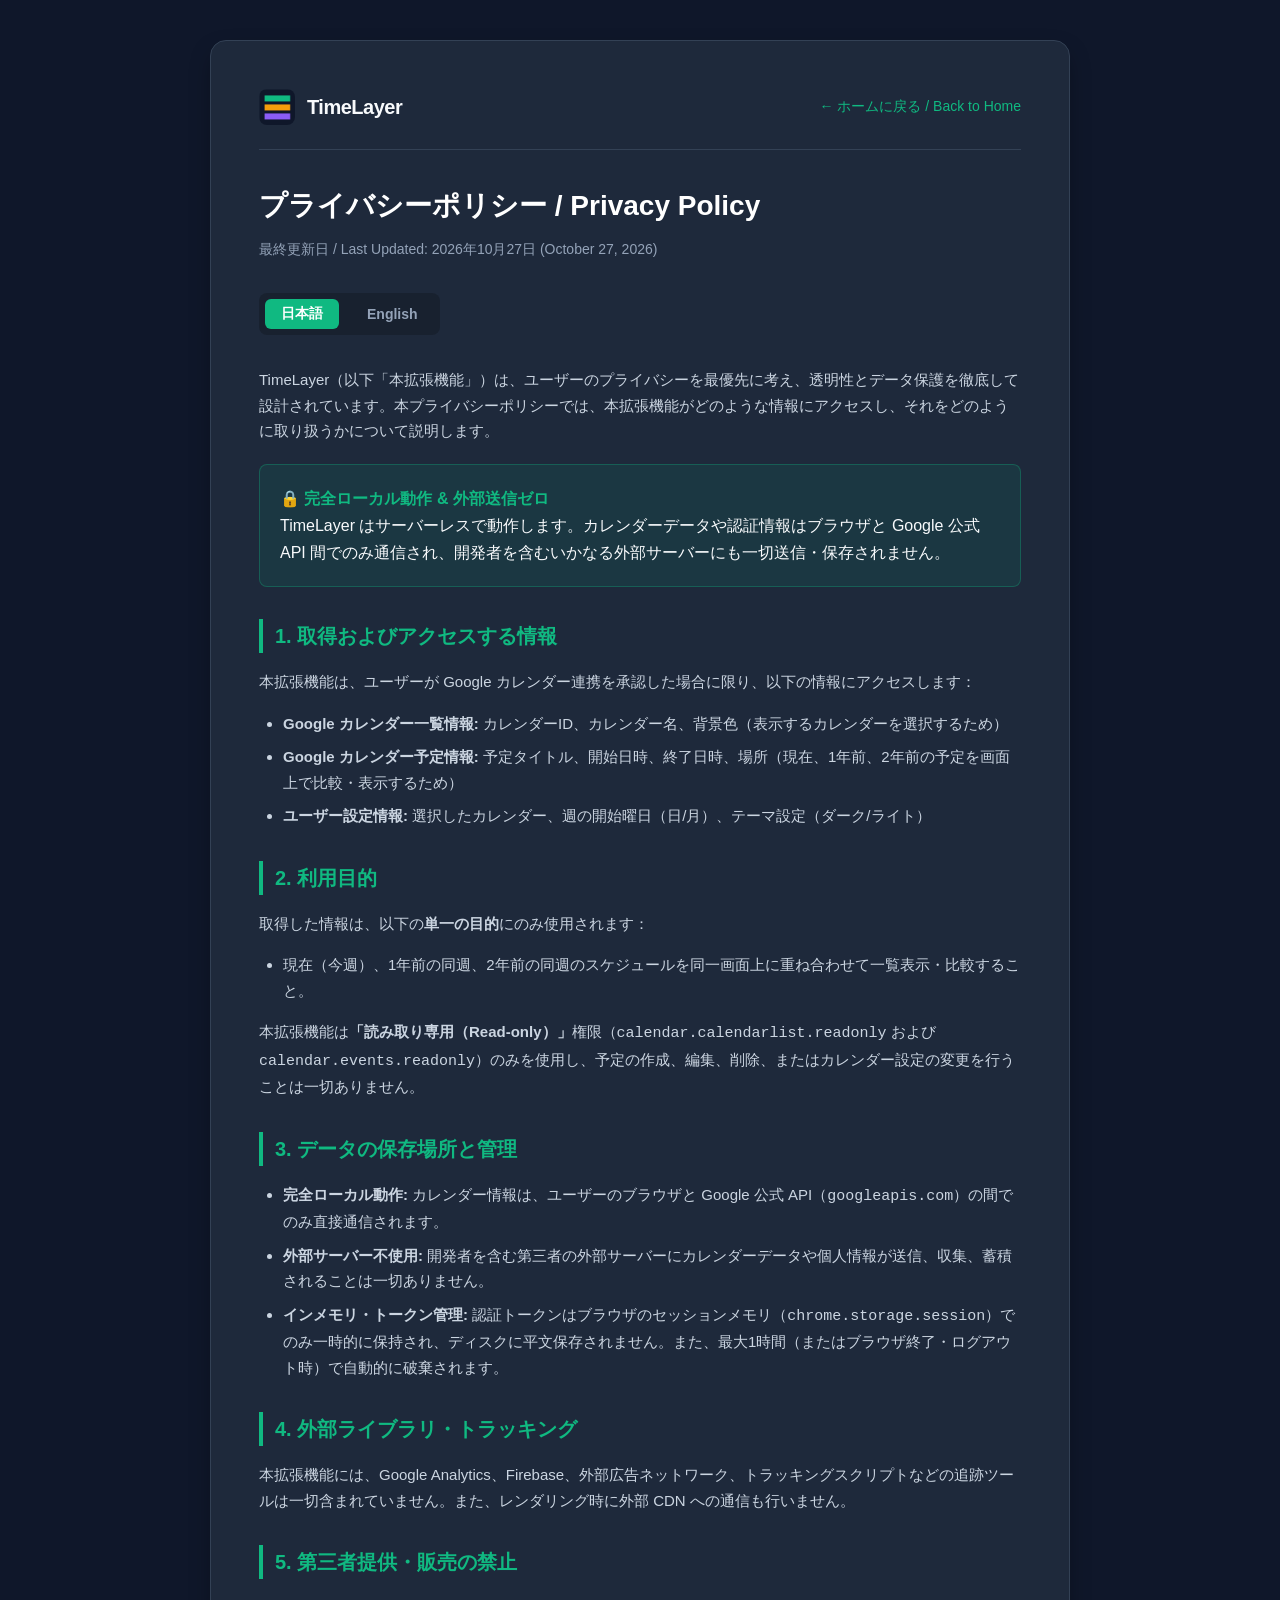
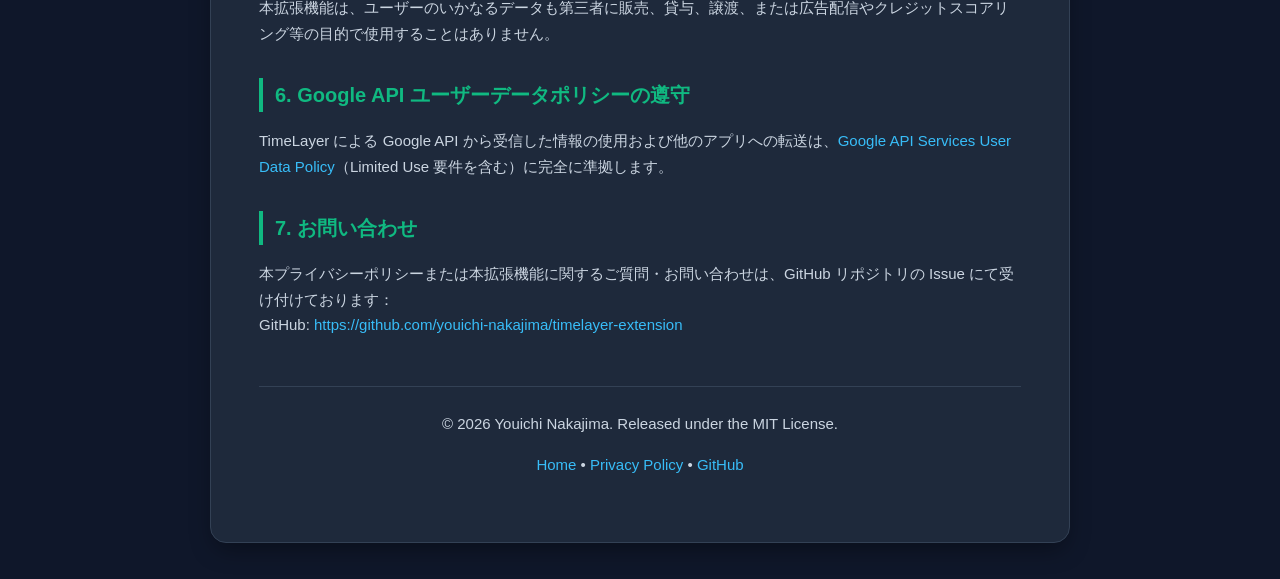
<file: privacy.html>
<!DOCTYPE html>
<html lang="ja">
<head>
  <meta charset="UTF-8">
  <meta name="viewport" content="width=device-width, initial-scale=1.0">
  <title>プライバシーポリシー / Privacy Policy - TimeLayer</title>
  <link rel="icon" href="icons/icon48.png" type="image/png">
  <style>
    :root {
      --bg-primary: #0f172a;
      --bg-card: #1e293b;
      --text-main: #f8fafc;
      --text-muted: #94a3b8;
      --accent-emerald: #10b981;
      --accent-amber: #f59e0b;
      --accent-purple: #8b5cf6;
      --border-color: #334155;
    }
    * {
      box-sizing: border-box;
      margin: 0;
      padding: 0;
    }
    body {
      font-family: -apple-system, BlinkMacSystemFont, "Segoe UI", Roboto, "Helvetica Neue", Arial, sans-serif;
      background-color: var(--bg-primary);
      color: var(--text-main);
      line-height: 1.7;
      padding: 40px 20px;
    }
    .container {
      max-width: 860px;
      margin: 0 auto;
      background: var(--bg-card);
      border: 1px solid var(--border-color);
      border-radius: 16px;
      padding: 48px;
      box-shadow: 0 10px 25px -5px rgba(0, 0, 0, 0.4);
    }
    header {
      border-bottom: 1px solid var(--border-color);
      padding-bottom: 24px;
      margin-bottom: 32px;
      display: flex;
      justify-content: space-between;
      align-items: center;
      flex-wrap: wrap;
      gap: 16px;
    }
    .logo-group {
      display: flex;
      align-items: center;
      gap: 12px;
      text-decoration: none;
      color: var(--text-main);
    }
    .logo-img {
      width: 36px;
      height: 36px;
      border-radius: 8px;
    }
    .app-title {
      font-size: 20px;
      font-weight: 700;
      letter-spacing: -0.5px;
    }
    .back-link {
      color: var(--accent-emerald);
      text-decoration: none;
      font-size: 14px;
      font-weight: 500;
    }
    .back-link:hover {
      text-decoration: underline;
    }
    h1 {
      font-size: 28px;
      margin-bottom: 8px;
      color: #fff;
    }
    .meta-info {
      color: var(--text-muted);
      font-size: 14px;
      margin-bottom: 32px;
    }
    .lang-switcher {
      display: flex;
      gap: 12px;
      margin-bottom: 32px;
      background: rgba(0, 0, 0, 0.2);
      padding: 6px;
      border-radius: 8px;
      width: fit-content;
    }
    .lang-btn {
      background: transparent;
      border: none;
      color: var(--text-muted);
      padding: 6px 16px;
      border-radius: 6px;
      cursor: pointer;
      font-weight: 600;
      font-size: 14px;
      transition: all 0.2s;
    }
    .lang-btn.active {
      background: var(--accent-emerald);
      color: #fff;
    }
    .section {
      margin-bottom: 40px;
    }
    h2 {
      font-size: 20px;
      color: var(--accent-emerald);
      border-left: 4px solid var(--accent-emerald);
      padding-left: 12px;
      margin-top: 32px;
      margin-bottom: 16px;
    }
    h3 {
      font-size: 16px;
      color: #fff;
      margin: 20px 0 8px;
    }
    p, ul {
      margin-bottom: 16px;
      color: #cbd5e1;
      font-size: 15px;
    }
    ul {
      padding-left: 24px;
    }
    li {
      margin-bottom: 8px;
    }
    .highlight-box {
      background: rgba(16, 185, 129, 0.1);
      border: 1px solid rgba(16, 185, 129, 0.3);
      border-radius: 8px;
      padding: 20px;
      margin: 20px 0;
    }
    .highlight-box strong {
      color: var(--accent-emerald);
    }
    a {
      color: #38bdf8;
      text-decoration: none;
    }
    a:hover {
      text-decoration: underline;
    }
    footer {
      border-top: 1px solid var(--border-color);
      padding-top: 24px;
      margin-top: 48px;
      font-size: 13px;
      color: var(--text-muted);
      text-align: center;
    }
  </style>
</head>
<body>
  <div class="container">
    <header>
      <a href="./" class="logo-group">
        <img src="icons/icon48.png" alt="TimeLayer Logo" class="logo-img">
        <span class="app-title">TimeLayer</span>
      </a>
      <a href="./" class="back-link">← ホームに戻る / Back to Home</a>
    </header>

    <h1>プライバシーポリシー / Privacy Policy</h1>
    <div class="meta-info">
      最終更新日 / Last Updated: 2026年10月27日 (October 27, 2026)
    </div>

    <div class="lang-switcher">
      <button class="lang-btn active" onclick="switchLang('ja')">日本語</button>
      <button class="lang-btn" onclick="switchLang('en')">English</button>
    </div>

    <!-- 日本語セクション -->
    <div id="content-ja" class="lang-content">
      <p>TimeLayer（以下「本拡張機能」）は、ユーザーのプライバシーを最優先に考え、透明性とデータ保護を徹底して設計されています。本プライバシーポリシーでは、本拡張機能がどのような情報にアクセスし、それをどのように取り扱うかについて説明します。</p>

      <div class="highlight-box">
        <strong>🔒 完全ローカル動作 & 外部送信ゼロ</strong><br>
        TimeLayer はサーバーレスで動作します。カレンダーデータや認証情報はブラウザと Google 公式 API 間でのみ通信され、開発者を含むいかなる外部サーバーにも一切送信・保存されません。
      </div>

      <h2>1. 取得およびアクセスする情報</h2>
      <p>本拡張機能は、ユーザーが Google カレンダー連携を承認した場合に限り、以下の情報にアクセスします：</p>
      <ul>
        <li><strong>Google カレンダー一覧情報:</strong> カレンダーID、カレンダー名、背景色（表示するカレンダーを選択するため）</li>
        <li><strong>Google カレンダー予定情報:</strong> 予定タイトル、開始日時、終了日時、場所（現在、1年前、2年前の予定を画面上で比較・表示するため）</li>
        <li><strong>ユーザー設定情報:</strong> 選択したカレンダー、週の開始曜日（日/月）、テーマ設定（ダーク/ライト）</li>
      </ul>

      <h2>2. 利用目的</h2>
      <p>取得した情報は、以下の<strong>単一の目的</strong>にのみ使用されます：</p>
      <ul>
        <li>現在（今週）、1年前の同週、2年前の同週のスケジュールを同一画面上に重ね合わせて一覧表示・比較すること。</li>
      </ul>
      <p>本拡張機能は<strong>「読み取り専用（Read-only）」</strong>権限（<code>calendar.calendarlist.readonly</code> および <code>calendar.events.readonly</code>）のみを使用し、予定の作成、編集、削除、またはカレンダー設定の変更を行うことは一切ありません。</p>

      <h2>3. データの保存場所と管理</h2>
      <ul>
        <li><strong>完全ローカル動作:</strong> カレンダー情報は、ユーザーのブラウザと Google 公式 API（<code>googleapis.com</code>）の間でのみ直接通信されます。</li>
        <li><strong>外部サーバー不使用:</strong> 開発者を含む第三者の外部サーバーにカレンダーデータや個人情報が送信、収集、蓄積されることは一切ありません。</li>
        <li><strong>インメモリ・トークン管理:</strong> 認証トークンはブラウザのセッションメモリ（<code>chrome.storage.session</code>）でのみ一時的に保持され、ディスクに平文保存されません。また、最大1時間（またはブラウザ終了・ログアウト時）で自動的に破棄されます。</li>
      </ul>

      <h2>4. 外部ライブラリ・トラッキング</h2>
      <p>本拡張機能には、Google Analytics、Firebase、外部広告ネットワーク、トラッキングスクリプトなどの追跡ツールは一切含まれていません。また、レンダリング時に外部 CDN への通信も行いません。</p>

      <h2>5. 第三者提供・販売の禁止</h2>
      <p>本拡張機能は、ユーザーのいかなるデータも第三者に販売、貸与、譲渡、または広告配信やクレジットスコアリング等の目的で使用することはありません。</p>

      <h2>6. Google API ユーザーデータポリシーの遵守</h2>
      <p>TimeLayer による Google API から受信した情報の使用および他のアプリへの転送は、<a href="https://developers.google.com/terms/api-services-user-data-policy" target="_blank" rel="noopener noreferrer">Google API Services User Data Policy</a>（Limited Use 要件を含む）に完全に準拠します。</p>

      <h2>7. お問い合わせ</h2>
      <p>本プライバシーポリシーまたは本拡張機能に関するご質問・お問い合わせは、GitHub リポジトリの Issue にて受け付けております：<br>
      GitHub: <a href="https://github.com/youichi-nakajima/timelayer-extension" target="_blank" rel="noopener noreferrer">https://github.com/youichi-nakajima/timelayer-extension</a></p>
    </div>

    <!-- 英語セクション -->
    <div id="content-en" class="lang-content" style="display: none;">
      <p>TimeLayer ("the Extension") respects your privacy and is committed to protecting your personal data. This Privacy Policy explains what information the Extension accesses and how it is handled.</p>

      <div class="highlight-box">
        <strong>🔒 Fully Local & Zero External Data Transmission</strong><br>
        TimeLayer operates serverless. Calendar data and authentication credentials are exchanged directly between your browser and official Google APIs. No data is ever transmitted, collected, or stored on any external or developer-owned servers.
      </div>

      <h2>1. Information Accessed</h2>
      <p>The Extension accesses the following information only when explicitly authorized by the user via Google OAuth:</p>
      <ul>
        <li><strong>Google Calendar List:</strong> Calendar ID, summary/title, and color (used to select which calendars to display).</li>
        <li><strong>Calendar Event Data:</strong> Event title/summary, start/end time, and location (for displaying and comparing events across present, 1-year-ago, and 2-years-ago).</li>
        <li><strong>User Preferences:</strong> Selected calendar IDs, week start day (Sunday/Monday), and UI theme settings.</li>
      </ul>

      <h2>2. Purpose of Use</h2>
      <p>The accessed data is used solely for the <strong>single purpose</strong> of displaying and comparing calendar events from the current week, 1 year ago, and 2 years ago in a multi-layered view.</p>
      <p>The Extension only requests <strong>read-only</strong> permissions (<code>https://www.googleapis.com/auth/calendar.calendarlist.readonly</code> and <code>https://www.googleapis.com/auth/calendar.events.readonly</code>). It never creates, edits, modifies, or deletes your calendar events or settings.</p>

      <h2>3. Data Storage & Zero External Transmission</h2>
      <ul>
        <li><strong>Strictly Local Execution:</strong> All calendar data is fetched directly between the user's browser and official Google APIs (<code>googleapis.com</code>).</li>
        <li><strong>No External Servers:</strong> No personal or calendar data is ever sent, stored, logged, or processed on any third-party or developer-owned server.</li>
        <li><strong>In-Memory Token Management:</strong> OAuth tokens are stored strictly in session memory (<code>chrome.storage.session</code>), never saved in plain text on persistent disk, and expire automatically within 1 hour (or upon logout / browser restart).</li>
      </ul>

      <h2>4. Analytics & Tracking</h2>
      <p>The Extension does not use any third-party analytics (e.g., Google Analytics), advertising libraries, tracking beacons, or external CDN resources.</p>

      <h2>5. No Sale or Transfer of Data</h2>
      <p>The Extension does not sell, trade, lease, or monetize user data under any circumstances. User data is never used for advertising, marketing, or credit assessment.</p>

      <h2>6. Google API User Data Policy Compliance</h2>
      <p>TimeLayer's use and transfer of information received from Google APIs will adhere to the <a href="https://developers.google.com/terms/api-services-user-data-policy" target="_blank" rel="noopener noreferrer">Google API Services User Data Policy</a>, including the Limited Use requirements.</p>

      <h2>7. Contact</h2>
      <p>For questions or inquiries regarding this Privacy Policy, please open an issue on GitHub:<br>
      GitHub: <a href="https://github.com/youichi-nakajima/timelayer-extension" target="_blank" rel="noopener noreferrer">https://github.com/youichi-nakajima/timelayer-extension</a></p>
    </div>

    <footer>
      <p>© 2026 Youichi Nakajima. Released under the MIT License.</p>
      <p style="margin-top: 8px;">
        <a href="./">Home</a> • 
        <a href="privacy.html">Privacy Policy</a> • 
        <a href="https://github.com/youichi-nakajima/timelayer-extension" target="_blank" rel="noopener noreferrer">GitHub</a>
      </p>
    </footer>
  </div>

  <script>
    function switchLang(lang) {
      document.querySelectorAll('.lang-btn').forEach(btn => btn.classList.remove('active'));
      document.querySelectorAll('.lang-content').forEach(el => el.style.display = 'none');
      if (lang === 'ja') {
        document.querySelectorAll('.lang-btn')[0].classList.add('active');
        document.getElementById('content-ja').style.display = 'block';
      } else {
        document.querySelectorAll('.lang-btn')[1].classList.add('active');
        document.getElementById('content-en').style.display = 'block';
      }
    }
  </script>
</body>
</html>
</file>
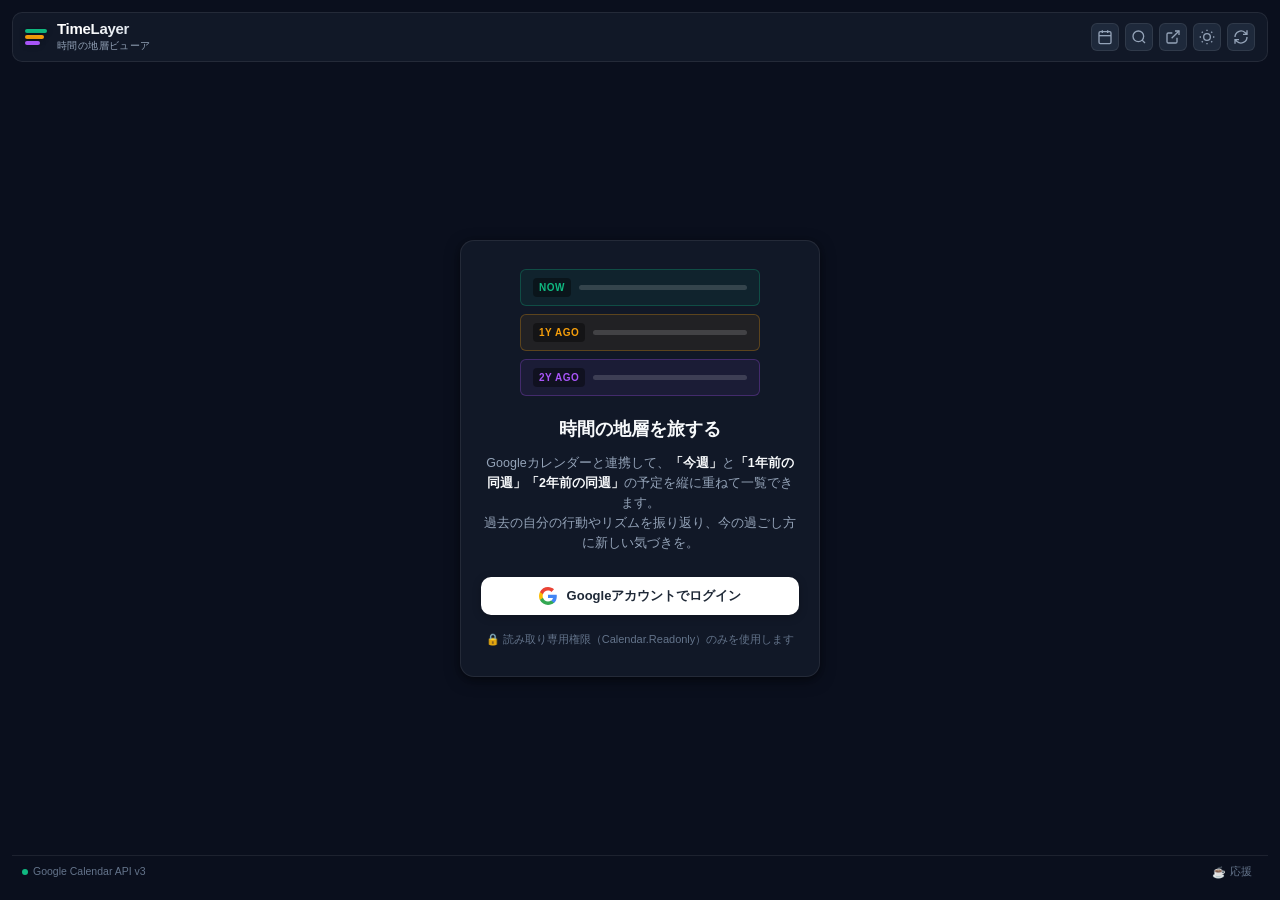
<file: sidepanel.html>
<!DOCTYPE html>
<html lang="ja">
<head>
  <meta charset="UTF-8">
  <meta name="viewport" content="width=device-width, initial-scale=1.0">
  <title data-i18n="pageTitleSidepanel">TimeLayer - カレンダー地層ビュー</title>
  <link rel="stylesheet" href="sidepanel.css">
</head>
<body>
  <div class="app-container">
    <!-- Header -->
    <header class="app-header">
      <div class="brand">
        <div class="brand-icon">
          <span class="strata-bar strata-1"></span>
          <span class="strata-bar strata-2"></span>
          <span class="strata-bar strata-3"></span>
        </div>
        <div class="brand-text">
          <h1 class="brand-title">TimeLayer</h1>
          <span class="brand-subtitle" data-i18n="sidepanelSubtitle">時間の地層ビューア</span>
        </div>
      </div>

      <div class="header-actions">
        <button id="calendar-toggle-btn" class="icon-btn" title="カレンダーを選択・管理" aria-label="カレンダー管理" data-i18n-title="calToggleTitle" data-i18n-aria-label="calToggleAria">
          <svg viewBox="0 0 24 24" width="16" height="16" fill="none" stroke="currentColor" stroke-width="2">
            <rect x="3" y="4" width="18" height="18" rx="2" ry="2"/>
            <line x1="16" y1="2" x2="16" y2="6"/>
            <line x1="8" y1="2" x2="8" y2="6"/>
            <line x1="3" y1="10" x2="21" y2="10"/>
          </svg>
          <span id="calendar-badge-count" class="action-badge hidden">0</span>
        </button>
        <button id="search-toggle-btn" class="icon-btn" title="キーワードで予定を絞り込み" aria-label="検索" data-i18n-title="searchToggleTitle" data-i18n-aria-label="searchToggleAria">
          <svg viewBox="0 0 24 24" width="16" height="16" fill="none" stroke="currentColor" stroke-width="2">
            <circle cx="11" cy="11" r="8"/>
            <line x1="21" y1="21" x2="16.65" y2="16.65"/>
          </svg>
        </button>
        <button id="open-fullpage-btn" class="icon-btn" title="新しいタブで大画面ダッシュボードを開く" aria-label="全画面表示" data-i18n-title="openFullpageTitle" data-i18n-aria-label="openFullpageAria">
          <svg viewBox="0 0 24 24" width="16" height="16" fill="none" stroke="currentColor" stroke-width="2">
            <path d="M18 13v6a2 2 0 0 1-2 2H5a2 2 0 0 1-2-2V8a2 2 0 0 1 2-2h6"/>
            <polyline points="15 3 21 3 21 9"/>
            <line x1="10" y1="14" x2="21" y2="3"/>
          </svg>
        </button>
        <button id="theme-toggle-btn" class="icon-btn" title="ライトモードに切り替え" aria-label="テーマ切替" data-i18n-title="themeToggleLight" data-i18n-aria-label="themeToggleAria">
          <svg class="theme-icon sun-icon" viewBox="0 0 24 24" width="16" height="16" fill="none" stroke="currentColor" stroke-width="2">
            <circle cx="12" cy="12" r="5"/>
            <line x1="12" y1="1" x2="12" y2="3"/>
            <line x1="12" y1="21" x2="12" y2="23"/>
            <line x1="4.22" y1="4.22" x2="5.64" y2="5.64"/>
            <line x1="18.36" y1="18.36" x2="19.78" y2="19.78"/>
            <line x1="1" y1="12" x2="3" y2="12"/>
            <line x1="21" y1="12" x2="23" y2="12"/>
            <line x1="4.22" y1="19.78" x2="5.64" y2="18.36"/>
            <line x1="18.36" y1="5.64" x2="19.78" y2="4.22"/>
          </svg>
          <svg class="theme-icon moon-icon" viewBox="0 0 24 24" width="16" height="16" fill="none" stroke="currentColor" stroke-width="2">
            <path d="M21 12.79A9 9 0 1 1 11.21 3 7 7 0 0 0 21 12.79z"/>
          </svg>
        </button>
        <button id="refresh-btn" class="icon-btn" title="カレンダーを更新" aria-label="更新" data-i18n-title="refreshTitle" data-i18n-aria-label="refreshAria">
          <svg viewBox="0 0 24 24" width="16" height="16" fill="none" stroke="currentColor" stroke-width="2">
            <path d="M21 2v6h-6M3 12a9 9 0 0 1 15-6.7L21 8M3 22v-6h6M21 12a9 9 0 0 1-15 6.7L3 16"/>
          </svg>
        </button>
        <button id="signout-btn" class="icon-btn hidden" title="ログアウト" aria-label="ログアウト" data-i18n-title="signoutTitle" data-i18n-aria-label="signoutAria">
          <svg viewBox="0 0 24 24" width="16" height="16" fill="none" stroke="currentColor" stroke-width="2">
            <path d="M9 21H5a2 2 0 0 1-2-2V5a2 2 0 0 1 2-2h4M16 17l5-5-5-5M21 12H9"/>
          </svg>
        </button>
      </div>
    </header>

    <!-- Error / Alert Banner -->
    <div id="alert-banner" class="alert-banner hidden">
      <span class="alert-icon">⚠️</span>
      <span id="alert-message" class="alert-message"></span>
      <button id="alert-close" class="alert-close">&times;</button>
    </div>

    <!-- View 1: Auth / Welcome Screen -->
    <section id="auth-view" class="view-panel auth-view">
      <div class="welcome-card">
        <div class="welcome-visual">
          <div class="layer-stack-visual">
            <div class="mock-layer layer-current">
              <span class="mock-badge">NOW</span>
              <span class="mock-line"></span>
            </div>
            <div class="mock-layer layer-1yr">
              <span class="mock-badge">1Y AGO</span>
              <span class="mock-line"></span>
            </div>
            <div class="mock-layer layer-2yr">
              <span class="mock-badge">2Y AGO</span>
              <span class="mock-line"></span>
            </div>
          </div>
        </div>

        <h2 class="welcome-title" data-i18n="welcomeTitleSidepanel">時間の地層を旅する</h2>
        <p class="welcome-desc" data-i18n-html="welcomeDescSidepanel">
          Googleカレンダーと連携して、<strong>「今週」</strong>と<strong>「1年前の同週」「2年前の同週」</strong>の予定を縦に重ねて一覧できます。<br>
          過去の自分の行動やリズムを振り返り、今の過ごし方に新しい気づきを。
        </p>

        <button id="signin-btn" class="google-signin-btn">
          <svg class="google-icon" viewBox="0 0 24 24" width="18" height="18">
            <path fill="#4285F4" d="M23.745 12.27c0-.7-.06-1.4-.19-2.07H12v4.51h6.6c-.29 1.52-1.14 2.82-2.4 3.68v3.05h3.88c2.27-2.09 3.66-5.17 3.66-9.17z"/>
            <path fill="#34A853" d="M12 24c3.24 0 5.95-1.08 7.93-2.91l-3.88-3.05c-1.08.72-2.45 1.16-4.05 1.16-3.12 0-5.77-2.1-6.72-4.93H1.25v3.15C3.26 21.36 7.33 24 12 24z"/>
            <path fill="#FBBC05" d="M5.28 14.27c-.25-.72-.38-1.49-.38-2.27s.13-1.55.38-2.27V6.58H1.25C.45 8.18 0 9.99 0 12s.45 3.82 1.25 5.42l4.03-3.15z"/>
            <path fill="#EA4335" d="M12 4.75c1.77 0 3.35.61 4.6 1.8l3.42-3.42C17.95 1.19 15.24 0 12 0 7.33 0 3.26 2.64 1.25 6.58l4.03 3.15c.95-2.83 3.6-4.98 6.72-4.98z"/>
          </svg>
          <span data-i18n="signinBtn">Googleアカウントでログイン</span>
        </button>

        <div class="auth-security-notice">
          <span data-i18n="authSecurityNotice">🔒 読み取り専用権限（Calendar.Readonly）のみを使用します</span>
        </div>

        <!-- Google Cloud 設定用リダイレクトURI表示 (一般ユーザー向けには非表示) -->
        <div class="redirect-uri-box hidden">
          <span class="redirect-uri-label" data-i18n="redirectUriLabel">承認済みのリダイレクト URI:</span>
          <div class="redirect-uri-input-group">
            <input type="text" id="redirect-uri-input" readonly>
            <button id="copy-uri-btn" class="copy-btn" title="URIをコピー" data-i18n="copyBtn" data-i18n-title="copyUriTitle">コピー</button>
          </div>
        </div>
      </div>
    </section>

    <!-- View 2: Main Strata View (Authenticated) -->
    <section id="main-view" class="view-panel main-view hidden">
      <!-- Week Navigation Controls -->
      <div class="week-nav-container">
        <nav class="week-nav-bar">
          <button id="prev-week-btn" class="nav-btn" title="前の週" aria-label="前の週" data-i18n-title="prevWeek" data-i18n-aria-label="prevWeek">
            <svg viewBox="0 0 24 24" width="14" height="14" fill="none" stroke="currentColor" stroke-width="2.5">
              <polyline points="15 18 9 12 15 6"></polyline>
            </svg>
          </button>
          <div class="week-info">
            <span id="week-relative-label" class="week-relative-tag" data-i18n="thisWeek">今週</span>
            <span id="week-range-text" class="week-range-text" data-i18n="loading">読み込み中...</span>
          </div>
          <button id="next-week-btn" class="nav-btn" title="次の週" aria-label="次の週" data-i18n-title="nextWeek" data-i18n-aria-label="nextWeek">
            <svg viewBox="0 0 24 24" width="14" height="14" fill="none" stroke="currentColor" stroke-width="2.5">
              <polyline points="9 18 15 12 9 6"></polyline>
            </svg>
          </button>
        </nav>
        <button id="today-week-btn" class="pill-btn today-return-btn hidden" title="今週に戻る" data-i18n="returnThisWeekShort" data-i18n-title="returnThisWeekTitle">今週 ↩</button>
        <button id="week-start-toggle-btn" class="pill-btn week-start-btn" title="週の開始曜日を切り替え (日曜 / 月曜)" data-i18n="weekStartSun" data-i18n-title="weekStartSunTitle">日曜始</button>
      </div>

      <!-- Search Bar (Toggleable) -->
      <div id="search-bar-container" class="search-bar-container hidden">
        <div class="search-input-wrapper">
          <svg class="search-icon" viewBox="0 0 24 24" width="14" height="14" fill="none" stroke="currentColor" stroke-width="2">
            <circle cx="11" cy="11" r="8"/>
            <line x1="21" y1="21" x2="16.65" y2="16.65"/>
          </svg>
          <input type="text" id="search-input" class="search-input" placeholder="予定タイトルや場所で絞り込み..." data-i18n-placeholder="searchPlaceholderSidepanel" autocomplete="off">
          <button id="search-clear-btn" class="search-clear-btn hidden" title="クリア" data-i18n-title="clearSearch">&times;</button>
        </div>
        <span id="search-match-count" class="search-match-count hidden">0</span>
      </div>

      <!-- Calendar Manager Panel (Toggleable Drawer) -->
      <div id="calendar-panel" class="calendar-panel hidden">
        <div class="calendar-panel-header">
          <div class="calendar-panel-title-group">
            <span class="panel-icon">📅</span>
            <span class="panel-title" data-i18n="calPanelTitle">表示カレンダー選択</span>
            <span id="calendar-selected-summary" class="calendar-summary-tag"></span>
          </div>
          <button id="calendar-panel-close" class="panel-close-btn" title="閉じる" data-i18n-title="close">&times;</button>
        </div>

        <div class="calendar-actions-bar">
          <button id="btn-cal-all" class="cal-action-btn" data-i18n="calBtnAll">すべて選択</button>
          <button id="btn-cal-primary" class="cal-action-btn" data-i18n="calBtnPrimary">メインのみ</button>
          <button id="btn-cal-holiday" class="cal-action-btn" data-i18n="calBtnHoliday">祝日切替</button>
          <button id="btn-cal-reload" class="cal-action-btn icon-only" title="カレンダー一覧を再取得" data-i18n-title="calBtnReloadTitle">
            <svg viewBox="0 0 24 24" width="13" height="13" fill="none" stroke="currentColor" stroke-width="2">
              <path d="M21 2v6h-6M3 12a9 9 0 0 1 15-6.7L21 8M3 22v-6h6M21 12a9 9 0 0 1-15 6.7L3 16"/>
            </svg>
          </button>
        </div>

        <div id="calendar-list-loading" class="calendar-list-loading hidden">
          <div class="mini-spinner"></div>
          <span data-i18n="calListLoading">カレンダーを取得中...</span>
        </div>

        <div id="calendar-list" class="calendar-list">
          <!-- 動的にJSで生成 -->
        </div>
      </div>

      <!-- Global Loading Overlay -->
      <div id="loader" class="loader-overlay hidden">
        <div class="loader-spinner"></div>
        <span class="loader-text" data-i18n="loaderSidepanel">カレンダーの地層を発掘中...</span>
      </div>

      <!-- Strata Layers Container -->
      <div id="strata-container" class="strata-container">
        <!-- Layer 1: Present (Top) -->
        <article class="strata-card layer-theme-present" id="card-present">
          <header class="layer-header" data-toggle="present">
            <div class="layer-identity">
              <span class="layer-pill">Layer 01</span>
              <div class="layer-titles">
                <span class="layer-depth-name" data-i18n="layerPresent">表層 (現在)</span>
                <span id="date-present" class="layer-date-range">-</span>
              </div>
            </div>
            <div class="layer-meta">
              <span id="count-present" class="event-count-badge">0</span>
              <button class="toggle-btn" aria-label="折りたたみ" data-i18n-aria-label="toggleCollapse">
                <svg viewBox="0 0 24 24" width="16" height="16" fill="none" stroke="currentColor" stroke-width="2">
                  <polyline points="6 9 12 15 18 9"></polyline>
                </svg>
              </button>
            </div>
          </header>
          <div class="layer-body" id="body-present">
            <div class="events-timeline" id="events-present"></div>
          </div>
        </article>

        <!-- Layer 2: 1 Year Ago (Middle) -->
        <article class="strata-card layer-theme-1yr" id="card-1yr">
          <header class="layer-header" data-toggle="1yr">
            <div class="layer-identity">
              <span class="layer-pill">Layer 02</span>
              <div class="layer-titles">
                <span class="layer-depth-name" data-i18n="layer1yr">中間層 (1年前)</span>
                <span id="date-1yr" class="layer-date-range">-</span>
              </div>
            </div>
            <div class="layer-meta">
              <span id="count-1yr" class="event-count-badge">0</span>
              <button class="toggle-btn" aria-label="折りたたみ" data-i18n-aria-label="toggleCollapse">
                <svg viewBox="0 0 24 24" width="16" height="16" fill="none" stroke="currentColor" stroke-width="2">
                  <polyline points="6 9 12 15 18 9"></polyline>
                </svg>
              </button>
            </div>
          </header>
          <div class="layer-body" id="body-1yr">
            <div class="events-timeline" id="events-1yr"></div>
          </div>
        </article>

        <!-- Layer 3: 2 Years Ago (Deep) -->
        <article class="strata-card layer-theme-2yr" id="card-2yr">
          <header class="layer-header" data-toggle="2yr">
            <div class="layer-identity">
              <span class="layer-pill">Layer 03</span>
              <div class="layer-titles">
                <span class="layer-depth-name" data-i18n="layer2yr">深層 (2年前)</span>
                <span id="date-2yr" class="layer-date-range">-</span>
              </div>
            </div>
            <div class="layer-meta">
              <span id="count-2yr" class="event-count-badge">0</span>
              <button class="toggle-btn" aria-label="折りたたみ" data-i18n-aria-label="toggleCollapse">
                <svg viewBox="0 0 24 24" width="16" height="16" fill="none" stroke="currentColor" stroke-width="2">
                  <polyline points="6 9 12 15 18 9"></polyline>
                </svg>
              </button>
            </div>
          </header>
          <div class="layer-body" id="body-2yr">
            <div class="events-timeline" id="events-2yr"></div>
          </div>
        </article>
      </div>
    </section>

    <!-- Footer -->
    <footer class="app-footer">
      <div class="footer-left">
        <span id="footer-status" class="footer-status">Google Calendar API v3</span>
        <span id="last-updated" class="last-updated"></span>
      </div>
      <a href="https://buymeacoffee.com/youichinakq" target="_blank" rel="noopener noreferrer" class="coffee-link" title="Buy Me a Coffee で応援する" data-i18n-title="coffeeTitle">
        <span class="coffee-icon">☕</span>
        <span class="coffee-text" data-i18n="coffeeTextSidepanel">応援</span>
      </a>
    </footer>
  </div>

  <script src="timelayer-core.js"></script>
  <script src="sidepanel.js"></script>
</body>
</html>
</file>
<file: dashboard.css>
/* ==========================================================================
   TimeLayer - Large Screen Dashboard Stylesheet
   Theme: Panoramic Geological Stratum / Modern Sleek Dark
   ========================================================================== */

:root {
  --font-family: -apple-system, BlinkMacSystemFont, 'Segoe UI', Roboto, 'Hiragino Sans', 'Hiragino Kaku Gothic ProN', 'Yu Gothic UI', Meiryo, sans-serif;
  
  /* Base Palette */
  --bg-primary: #070b14;
  --bg-secondary: #0f172a;
  --bg-surface: #1e293b;
  --bg-surface-elevated: #28374f;
  --border-subtle: rgba(255, 255, 255, 0.08);
  --border-strong: rgba(255, 255, 255, 0.16);
  
  /* Text */
  --text-main: #f8fafc;
  --text-secondary: #94a3b8;
  --text-tertiary: #64748b;
  
  /* Layer 1: Present (Surface / Emerald-Cyan) */
  --l1-color: #10b981;
  --l1-light: #34d399;
  --l1-bg: rgba(16, 185, 129, 0.06);
  --l1-border: rgba(16, 185, 129, 0.3);
  --l1-glow: rgba(16, 185, 129, 0.18);

  /* Layer 2: 1 Year Ago (Intermediate / Warm Amber) */
  --l2-color: #f59e0b;
  --l2-light: #fbbf24;
  --l2-bg: rgba(245, 158, 11, 0.06);
  --l2-border: rgba(245, 158, 11, 0.3);
  --l2-glow: rgba(245, 158, 11, 0.18);

  /* Layer 3: 2 Years Ago (Deep / Cosmic Amethyst) */
  --l3-color: #a855f7;
  --l3-light: #c084fc;
  --l3-bg: rgba(168, 85, 247, 0.06);
  --l3-border: rgba(168, 85, 247, 0.3);
  --l3-glow: rgba(168, 85, 247, 0.18);

  /* Common radii and shadows */
  --radius-sm: 8px;
  --radius-md: 12px;
  --radius-lg: 16px;
  --radius-pill: 9999px;
  --shadow-sm: 0 1px 3px rgba(0, 0, 0, 0.4);
  --shadow-card: 0 8px 24px -4px rgba(0, 0, 0, 0.5), 0 3px 8px -2px rgba(0, 0, 0, 0.3);
  --transition-fast: 0.16s cubic-bezier(0.4, 0, 0.2, 1);
  --transition-smooth: 0.28s cubic-bezier(0.4, 0, 0.2, 1);
}

/* Light Mode Overrides */
[data-theme="light"] {
  /* Base Palette */
  --bg-primary: #f8fafc;
  --bg-secondary: #ffffff;
  --bg-surface: #f1f5f9;
  --bg-surface-elevated: #e2e8f0;
  --border-subtle: rgba(0, 0, 0, 0.08);
  --border-strong: rgba(0, 0, 0, 0.16);
  
  /* Text */
  --text-main: #0f172a;
  --text-secondary: #475569;
  --text-tertiary: #94a3b8;
  
  /* Layer 1: Present (Surface / Emerald) */
  --l1-color: #059669;
  --l1-light: #10b981;
  --l1-bg: rgba(16, 185, 129, 0.08);
  --l1-border: rgba(16, 185, 129, 0.35);
  --l1-glow: rgba(16, 185, 129, 0.14);

  /* Layer 2: 1 Year Ago (Intermediate / Warm Amber) */
  --l2-color: #d97706;
  --l2-light: #f59e0b;
  --l2-bg: rgba(245, 158, 11, 0.08);
  --l2-border: rgba(245, 158, 11, 0.35);
  --l2-glow: rgba(245, 158, 11, 0.14);

  /* Layer 3: 2 Years Ago (Deep / Cosmic Amethyst) */
  --l3-color: #9333ea;
  --l3-light: #a855f7;
  --l3-bg: rgba(168, 85, 247, 0.08);
  --l3-border: rgba(168, 85, 247, 0.35);
  --l3-glow: rgba(168, 85, 247, 0.14);

  /* Shadows */
  --shadow-sm: 0 1px 3px rgba(0, 0, 0, 0.06);
  --shadow-card: 0 8px 24px -4px rgba(0, 0, 0, 0.08), 0 3px 8px -2px rgba(0, 0, 0, 0.04);
}

/* Theme Toggle Button Icons */
#theme-toggle-btn .sun-icon {
  display: block;
}
#theme-toggle-btn .moon-icon {
  display: none;
}
[data-theme="light"] #theme-toggle-btn .sun-icon {
  display: none;
}
[data-theme="light"] #theme-toggle-btn .moon-icon {
  display: block;
}

/* Light Mode Visual Refinements */
[data-theme="light"] .brand-title {
  background: linear-gradient(135deg, #0f172a 30%, #334155 100%);
  -webkit-background-clip: text;
  -webkit-text-fill-color: transparent;
}

[data-theme="light"] .header-search-box {
  background: #ffffff;
  border-color: var(--border-strong);
}

[data-theme="light"] .search-input {
  color: var(--text-main);
}

[data-theme="light"] .matrix-multi-day-track {
  background: rgba(0, 0, 0, 0.025);
}

[data-theme="light"] .matrix-day-cell:hover {
  background: rgba(0, 0, 0, 0.02);
}

[data-theme="light"] .matrix-day-cell.is-today {
  background: rgba(16, 185, 129, 0.06);
}

[data-theme="light"] .matrix-day-cell-empty {
  color: rgba(0, 0, 0, 0.2);
}

[data-theme="light"] .event-item:hover {
  box-shadow: 0 3px 10px rgba(0, 0, 0, 0.08);
}

[data-theme="light"] .event-count-badge,
[data-theme="light"] .all-day-tag,
[data-theme="light"] .event-cal-pill {
  background: rgba(0, 0, 0, 0.05);
}

[data-theme="light"] .calendar-modal-backdrop {
  background: rgba(15, 23, 42, 0.35);
}

[data-theme="light"] ::-webkit-scrollbar-thumb {
  background: rgba(0, 0, 0, 0.15);
}
[data-theme="light"] ::-webkit-scrollbar-thumb:hover {
  background: rgba(0, 0, 0, 0.28);
}

/* Reset & Box Sizing */
*, *::before, *::after {
  box-sizing: border-box;
  margin: 0;
  padding: 0;
}

body {
  font-family: var(--font-family);
  background-color: var(--bg-primary);
  color: var(--text-main);
  line-height: 1.5;
  -webkit-font-smoothing: antialiased;
  overflow: hidden;
  height: 100vh;
  font-size: 13px;
}

/* Scrollbar Customization */
::-webkit-scrollbar {
  width: 7px;
  height: 7px;
}
::-webkit-scrollbar-track {
  background: transparent;
}
::-webkit-scrollbar-thumb {
  background: var(--border-subtle);
  border-radius: var(--radius-pill);
}
::-webkit-scrollbar-thumb:hover {
  background: var(--text-tertiary);
}

/* Main Container Layout */
.dashboard-container {
  display: flex;
  flex-direction: column;
  height: 100vh;
  padding: 16px 20px;
  gap: 14px;
}

/* ==========================================================================
   Header (Global App Bar)
   ========================================================================== */
.dashboard-header {
  display: flex;
  align-items: center;
  justify-content: space-between;
  padding: 10px 18px;
  background: var(--bg-secondary);
  border: 1px solid var(--border-subtle);
  border-radius: var(--radius-lg);
  backdrop-filter: blur(12px);
  gap: 16px;
  box-shadow: var(--shadow-sm);
  flex-shrink: 0;
}

.header-brand {
  display: flex;
  align-items: center;
  gap: 12px;
}

.brand-icon {
  display: flex;
  flex-direction: column;
  gap: 3px;
  width: 24px;
  height: 22px;
  justify-content: center;
}

.strata-bar {
  display: block;
  height: 4px;
  border-radius: 2px;
}
.strata-1 { background: var(--l1-color); width: 100%; box-shadow: 0 0 8px var(--l1-glow); }
.strata-2 { background: var(--l2-color); width: 85%; box-shadow: 0 0 8px var(--l2-glow); }
.strata-3 { background: var(--l3-color); width: 70%; box-shadow: 0 0 8px var(--l3-glow); }

.brand-title {
  font-size: 17px;
  font-weight: 800;
  letter-spacing: -0.02em;
  background: linear-gradient(135deg, #ffffff 40%, #cbd5e1 100%);
  -webkit-background-clip: text;
  -webkit-text-fill-color: transparent;
  display: flex;
  align-items: center;
  gap: 8px;
}

.badge-pro {
  font-size: 10px;
  font-weight: 700;
  text-transform: uppercase;
  letter-spacing: 0.06em;
  padding: 1px 7px;
  border-radius: var(--radius-pill);
  background: rgba(16, 185, 129, 0.16);
  color: var(--l1-light);
  border: 1px solid rgba(16, 185, 129, 0.35);
  -webkit-text-fill-color: var(--l1-light);
}

.brand-subtitle {
  font-size: 11px;
  color: var(--text-secondary);
  display: block;
}

/* Center Week Navigation */
.header-nav-center {
  display: flex;
  align-items: center;
  gap: 10px;
}

.week-nav-bar {
  display: flex;
  align-items: center;
  gap: 8px;
  background: var(--bg-surface);
  border: 1px solid var(--border-subtle);
  border-radius: var(--radius-pill);
  padding: 4px 8px;
}

.nav-btn {
  display: inline-flex;
  align-items: center;
  justify-content: center;
  width: 28px;
  height: 28px;
  background: transparent;
  border: none;
  border-radius: var(--radius-pill);
  color: var(--text-secondary);
  cursor: pointer;
  transition: all var(--transition-fast);
}
.nav-btn:hover {
  background: var(--bg-surface-elevated);
  color: var(--text-main);
}

.week-info {
  display: flex;
  align-items: center;
  gap: 10px;
  padding: 0 4px;
}

.week-relative-tag {
  background: rgba(16, 185, 129, 0.15);
  color: var(--l1-light);
  font-weight: 700;
  font-size: 11px;
  padding: 2px 9px;
  border-radius: var(--radius-pill);
  border: 1px solid rgba(16, 185, 129, 0.3);
}

.week-range-text {
  font-size: 13px;
  font-weight: 700;
  color: var(--text-main);
  letter-spacing: -0.01em;
}

.pill-btn {
  font-size: 11px;
  font-weight: 600;
  background: var(--bg-surface-elevated);
  border: 1px solid var(--border-subtle);
  color: var(--text-secondary);
  border-radius: var(--radius-pill);
  padding: 3px 10px;
  cursor: pointer;
  transition: all var(--transition-fast);
}
.pill-btn:hover {
  background: var(--border-strong);
  color: var(--text-main);
}

.today-return-btn {
  font-size: 11.5px;
  font-weight: 600;
  padding: 6px 12px;
  display: inline-flex;
  align-items: center;
  justify-content: center;
  gap: 4px;
  background: rgba(16, 185, 129, 0.12);
  border: 1px solid rgba(16, 185, 129, 0.35);
  color: var(--l1-light);
  border-radius: var(--radius-pill);
  cursor: pointer;
  white-space: nowrap;
  flex-shrink: 0;
  transition: all var(--transition-fast);
}
.today-return-btn:hover {
  background: rgba(16, 185, 129, 0.22);
  border-color: var(--l1-light);
  color: #ffffff;
  transform: translateY(-1px);
}
[data-theme="light"] .today-return-btn {
  background: rgba(16, 185, 129, 0.1);
  border-color: rgba(16, 185, 129, 0.4);
  color: #047857;
}
[data-theme="light"] .today-return-btn:hover {
  background: rgba(16, 185, 129, 0.18);
  color: #065f46;
}

.week-start-btn {
  font-size: 11.5px;
  font-weight: 600;
  padding: 6px 12px;
  display: inline-flex;
  align-items: center;
  justify-content: center;
  white-space: nowrap;
  flex-shrink: 0;
  border-radius: var(--radius-pill);
}

.view-switcher {
  display: flex;
  align-items: center;
  gap: 3px;
  background: var(--bg-surface);
  border: 1px solid var(--border-subtle);
  border-radius: var(--radius-pill);
  padding: 3px;
  margin-left: 12px;
}

.view-switch-btn {
  display: inline-flex;
  align-items: center;
  gap: 5px;
  padding: 4px 10px;
  border-radius: var(--radius-pill);
  border: none;
  background: transparent;
  color: var(--text-secondary);
  font-size: 11px;
  font-weight: 700;
  cursor: pointer;
  transition: all var(--transition-fast);
}

.view-switch-btn:hover {
  color: var(--text-main);
}

.view-switch-btn.active {
  background: rgba(16, 185, 129, 0.2);
  color: var(--l1-light);
  box-shadow: 0 0 8px rgba(16, 185, 129, 0.25);
}

/* Header Right Actions */
.header-actions {
  display: flex;
  align-items: center;
  gap: 10px;
}

.header-search-box {
  display: flex;
  align-items: center;
  gap: 8px;
  background: var(--bg-surface);
  border: 1px solid var(--border-subtle);
  border-radius: var(--radius-pill);
  padding: 5px 12px;
  width: 280px;
  transition: all var(--transition-fast);
}

.header-search-box:focus-within {
  border-color: var(--l1-color);
  box-shadow: 0 0 10px rgba(16, 185, 129, 0.2);
  width: 320px;
}

.search-icon {
  color: var(--text-tertiary);
  flex-shrink: 0;
}

.search-input {
  flex: 1;
  background: transparent;
  border: none;
  color: var(--text-main);
  font-size: 12px;
  font-family: inherit;
  outline: none;
}

.search-input::placeholder {
  color: var(--text-tertiary);
}

.search-clear-btn {
  background: none;
  border: none;
  color: var(--text-tertiary);
  font-size: 15px;
  cursor: pointer;
  line-height: 1;
}
.search-clear-btn:hover {
  color: var(--text-main);
}

.search-match-count {
  font-size: 10.5px;
  color: var(--l1-light);
  font-weight: 700;
  white-space: nowrap;
}

.action-btn {
  position: relative;
  display: inline-flex;
  align-items: center;
  gap: 7px;
  padding: 6px 12px;
  background: var(--bg-surface);
  border: 1px solid var(--border-subtle);
  border-radius: var(--radius-sm);
  color: var(--text-secondary);
  font-size: 12px;
  font-weight: 600;
  cursor: pointer;
  transition: all var(--transition-fast);
}

.action-btn:hover {
  background: var(--bg-surface-elevated);
  color: var(--text-main);
  border-color: var(--border-strong);
}

.action-btn.active {
  background: rgba(16, 185, 129, 0.15);
  color: var(--l1-light);
  border-color: var(--l1-color);
}

.icon-btn {
  display: inline-flex;
  align-items: center;
  justify-content: center;
  width: 32px;
  height: 32px;
  border: 1px solid var(--border-subtle);
  background: var(--bg-surface);
  color: var(--text-secondary);
  border-radius: var(--radius-sm);
  cursor: pointer;
  transition: all var(--transition-fast);
}

.icon-btn:hover {
  background: var(--bg-surface-elevated);
  color: var(--text-main);
  border-color: var(--border-strong);
}

.action-badge {
  position: absolute;
  top: -4px;
  right: -4px;
  min-width: 17px;
  height: 17px;
  padding: 0 4px;
  border-radius: var(--radius-pill);
  background: var(--l1-color);
  color: #042f2e;
  font-size: 10px;
  font-weight: 800;
  display: flex;
  align-items: center;
  justify-content: center;
  border: 2px solid var(--bg-secondary);
}

/* Alert Banner */
.alert-banner {
  display: flex;
  align-items: center;
  gap: 10px;
  padding: 10px 16px;
  background: rgba(239, 68, 68, 0.15);
  border: 1px solid rgba(239, 68, 68, 0.35);
  border-radius: var(--radius-sm);
  color: #fca5a5;
  font-size: 12.5px;
}
.alert-message { flex: 1; }
.alert-close {
  background: none;
  border: none;
  color: #fca5a5;
  font-size: 18px;
  cursor: pointer;
}

.hidden { display: none !important; }

/* ==========================================================================
   Calendar Selector Modal
   ========================================================================== */
.calendar-modal-backdrop {
  position: fixed;
  inset: 0;
  background: rgba(0, 0, 0, 0.65);
  backdrop-filter: blur(4px);
  z-index: 1000;
  display: flex;
  align-items: center;
  justify-content: center;
  padding: 20px;
  animation: fadeIn 0.18s ease-out;
}

@keyframes fadeIn {
  from { opacity: 0; }
  to { opacity: 1; }
}

.calendar-modal-card {
  background: var(--bg-secondary);
  border: 1px solid var(--border-strong);
  border-radius: var(--radius-lg);
  width: 100%;
  max-width: 460px;
  padding: 18px;
  display: flex;
  flex-direction: column;
  gap: 12px;
  box-shadow: var(--shadow-card);
  animation: scaleUp 0.2s cubic-bezier(0.16, 1, 0.3, 1);
}

@keyframes scaleUp {
  from { transform: scale(0.96); opacity: 0; }
  to { transform: scale(1); opacity: 1; }
}

.calendar-panel-header {
  display: flex;
  align-items: center;
  justify-content: space-between;
  border-bottom: 1px solid var(--border-subtle);
  padding-bottom: 10px;
}

.calendar-panel-title-group {
  display: flex;
  align-items: center;
  gap: 8px;
}

.panel-title {
  font-size: 14px;
  font-weight: 700;
  color: var(--text-main);
}

.calendar-summary-tag {
  font-size: 10.5px;
  font-weight: 700;
  padding: 2px 7px;
  border-radius: var(--radius-pill);
  background: rgba(16, 185, 129, 0.16);
  color: var(--l1-light);
  border: 1px solid rgba(16, 185, 129, 0.35);
}

.panel-close-btn {
  background: none;
  border: none;
  color: var(--text-tertiary);
  font-size: 20px;
  cursor: pointer;
  line-height: 1;
}
.panel-close-btn:hover { color: var(--text-main); }

.calendar-actions-bar {
  display: flex;
  align-items: center;
  gap: 8px;
}

.cal-action-btn {
  font-size: 11px;
  font-weight: 600;
  padding: 4px 10px;
  background: var(--bg-surface);
  border: 1px solid var(--border-subtle);
  color: var(--text-secondary);
  border-radius: var(--radius-sm);
  cursor: pointer;
  transition: all var(--transition-fast);
}

.cal-action-btn:hover {
  background: var(--bg-surface-elevated);
  color: var(--text-main);
  border-color: var(--border-strong);
}

.cal-action-btn.icon-only {
  display: inline-flex;
  align-items: center;
  justify-content: center;
  padding: 5px;
  margin-left: auto;
}

.calendar-list {
  display: flex;
  flex-direction: column;
  gap: 6px;
  max-height: 280px;
  overflow-y: auto;
  padding-right: 4px;
}

.calendar-item {
  display: flex;
  align-items: center;
  justify-content: space-between;
  padding: 8px 10px;
  border-radius: var(--radius-sm);
  background: var(--bg-surface);
  border: 1px solid var(--border-subtle);
  cursor: pointer;
  user-select: none;
  transition: all var(--transition-fast);
}

.calendar-item:hover {
  background: var(--bg-surface-elevated);
  border-color: var(--border-strong);
}

.calendar-item.is-selected {
  border-color: rgba(16, 185, 129, 0.45);
  background: rgba(16, 185, 129, 0.08);
}

.cal-item-left {
  display: flex;
  align-items: center;
  gap: 10px;
  flex: 1;
  min-width: 0;
}

.cal-color-dot {
  width: 12px;
  height: 12px;
  border-radius: 50%;
  flex-shrink: 0;
  box-shadow: 0 0 6px rgba(0, 0, 0, 0.4);
}

.cal-item-name {
  font-size: 12.5px;
  font-weight: 600;
  color: var(--text-main);
  white-space: nowrap;
  overflow: hidden;
  text-overflow: ellipsis;
}

.cal-tag {
  font-size: 9.5px;
  padding: 2px 6px;
  border-radius: 4px;
  font-weight: 700;
  flex-shrink: 0;
}

.cal-tag-primary {
  background: rgba(59, 130, 246, 0.2);
  color: #60a5fa;
  border: 1px solid rgba(59, 130, 246, 0.3);
}

.cal-tag-holiday {
  background: rgba(239, 68, 68, 0.2);
  color: #f87171;
  border: 1px solid rgba(239, 68, 68, 0.3);
}

.cal-checkbox {
  appearance: none;
  width: 18px;
  height: 18px;
  border: 1.5px solid var(--border-strong);
  border-radius: 4px;
  background: var(--bg-primary);
  cursor: pointer;
  position: relative;
  transition: all var(--transition-fast);
  flex-shrink: 0;
}

.cal-checkbox:checked {
  background: var(--l1-color);
  border-color: var(--l1-color);
}

.cal-checkbox:checked::after {
  content: "";
  position: absolute;
  left: 5px;
  top: 2px;
  width: 5px;
  height: 9px;
  border: solid #042f2e;
  border-width: 0 2.5px 2.5px 0;
  transform: rotate(45deg);
}

/* ==========================================================================
   Main View Modes: Matrix (週横組み) & Columns (3列カラム)
   ========================================================================== */
.main-view {
  flex: 1;
  display: flex;
  flex-direction: column;
  min-height: 0;
  position: relative;
}

/* 1. Week Matrix View (週横組み: 7曜日横軸 × 3地層縦軸) */
.matrix-view {
  flex: 1;
  display: flex;
  flex-direction: column;
  min-height: 0;
  height: 100%;
}

.matrix-scroll-wrapper {
  flex: 1;
  overflow: auto;
  border: 1px solid var(--border-subtle);
  border-radius: var(--radius-lg);
  background: var(--bg-secondary);
  box-shadow: var(--shadow-sm);
  display: flex;
  flex-direction: column;
}

.matrix-table {
  display: flex;
  flex-direction: column;
  min-width: 1140px;
  flex: 1;
}

/* 曜日ヘッダー行 */
.matrix-header-row {
  display: grid;
  grid-template-columns: 160px repeat(7, minmax(140px, 1fr));
  position: sticky;
  top: 0;
  z-index: 30;
  background: var(--bg-surface-elevated);
}

.matrix-corner-cell {
  background: var(--bg-surface-elevated);
  padding: 10px 12px;
  display: flex;
  align-items: center;
  justify-content: center;
  border-bottom: 2px solid var(--border-strong);
  border-right: 1px solid var(--border-subtle);
}

.matrix-corner-tag {
  font-size: 10px;
  font-weight: 800;
  color: var(--text-tertiary);
  text-transform: uppercase;
  letter-spacing: 0.05em;
}

.matrix-day-header {
  background: var(--bg-surface-elevated);
  padding: 8px 10px;
  display: flex;
  flex-direction: column;
  align-items: center;
  justify-content: center;
  gap: 2px;
  border-bottom: 2px solid var(--border-strong);
  border-right: 1px solid var(--border-subtle);
}

.matrix-day-header .day-name {
  font-size: 12.5px;
  font-weight: 800;
  color: var(--text-main);
}

.matrix-day-header .day-name.day-sun { color: #f87171; }
.matrix-day-header .day-name.day-sat { color: #60a5fa; }

.matrix-day-header .day-sub {
  font-size: 10px;
  color: var(--text-tertiary);
  font-weight: 600;
}

.matrix-day-header.is-today {
  background: rgba(16, 185, 129, 0.14);
}
.matrix-day-header.is-today .day-name {
  color: var(--l1-light);
}

/* 各地層行 (Layer Rows) */
.matrix-strata-row {
  display: grid;
  grid-template-columns: 160px 1fr;
  border-bottom: 2px solid var(--border-subtle);
  min-height: 200px;
}

.matrix-strata-label-cell {
  position: sticky;
  left: 0;
  z-index: 10;
  background: var(--bg-surface);
  padding: 14px 10px;
  display: flex;
  flex-direction: column;
  align-items: flex-start;
  gap: 6px;
  border-right: 2px solid var(--border-strong);
  border-left: 4px solid transparent;
  justify-content: center;
}

.matrix-strata-row.layer-theme-present .matrix-strata-label-cell {
  border-left-color: var(--l1-color);
  background: linear-gradient(90deg, rgba(16, 185, 129, 0.08) 0%, var(--bg-surface) 100%);
}

.matrix-strata-row.layer-theme-1yr .matrix-strata-label-cell {
  border-left-color: var(--l2-color);
  background: linear-gradient(90deg, rgba(245, 158, 11, 0.08) 0%, var(--bg-surface) 100%);
}

.matrix-strata-row.layer-theme-2yr .matrix-strata-label-cell {
  border-left-color: var(--l3-color);
  background: linear-gradient(90deg, rgba(168, 85, 247, 0.08) 0%, var(--bg-surface) 100%);
}

.matrix-strata-title {
  font-size: 13px;
  font-weight: 800;
  color: var(--text-main);
}

.matrix-strata-sub {
  font-size: 10.5px;
  color: var(--text-tertiary);
  font-weight: 600;
}

/* 右側コンテンツエリア (複数日帯トラック + 単日イベント行) */
.matrix-strata-content-area {
  display: flex;
  flex-direction: column;
  min-width: 0;
  background: var(--bg-primary);
}

/* 各地層内の7曜日日付ヘッダー行 */
.matrix-layer-dates-row {
  display: grid;
  grid-template-columns: repeat(7, minmax(140px, 1fr));
  background: rgba(255, 255, 255, 0.02);
  border-bottom: 1px solid var(--border-subtle);
}

[data-theme="light"] .matrix-layer-dates-row {
  background: rgba(0, 0, 0, 0.02);
}

.matrix-cell-date-header {
  display: flex;
  align-items: center;
  justify-content: center;
  gap: 6px;
  padding: 4px 8px;
  border-right: 1px solid var(--border-subtle);
  font-size: 11px;
  font-weight: 700;
  color: var(--text-secondary);
}

.matrix-cell-date-header:last-child {
  border-right: none;
}

.matrix-cell-date-header.is-today {
  background: rgba(16, 185, 129, 0.08);
}

.matrix-cell-date-text.day-sun {
  color: #f87171;
}

.matrix-cell-date-text.day-sat {
  color: #60a5fa;
}

.matrix-cell-date-header.is-today .matrix-cell-date-text {
  color: var(--l1-light);
}

/* 複数日にまたがる全日予定・終日予定の帯トラック (隙間なく行圧縮) */
.matrix-multi-day-track {
  display: grid;
  grid-template-columns: repeat(7, minmax(140px, 1fr));
  grid-auto-flow: dense;
  gap: 2.5px 5px;
  padding: 4px 6px;
  background: rgba(0, 0, 0, 0.22);
  border-bottom: 1px dashed var(--border-subtle);
  min-height: auto;
  align-items: stretch;
}

.matrix-multi-day-track:empty {
  display: none;
}

/* 終日・複数日帯バナー本体 */
.multi-day-banner,
.all-day-banner {
  display: flex;
  align-items: center;
  justify-content: space-between;
  gap: 4px;
  padding: 2px 6px;
  border-radius: var(--radius-sm);
  background: var(--event-cal-color, #3b82f6);
  color: #ffffff;
  font-size: 11px;
  font-weight: 600;
  box-shadow: 0 1px 3px rgba(0, 0, 0, 0.3);
  cursor: pointer;
  transition: all var(--transition-fast);
  min-width: 0;
  min-height: 22px;
  box-sizing: border-box;
  position: relative;
  z-index: 2;
  border: 1px solid rgba(255, 255, 255, 0.2);
}

.multi-day-banner:hover,
.all-day-banner:hover {
  filter: brightness(1.15);
  transform: translateY(-0.5px);
  box-shadow: 0 2px 6px rgba(0, 0, 0, 0.4);
}

.multi-day-banner.is-holiday-banner,
.all-day-banner.is-holiday-banner {
  background: linear-gradient(90deg, #dc2626 0%, #ef4444 100%);
  border-color: rgba(254, 202, 202, 0.4);
}

.multi-day-banner .banner-title {
  white-space: nowrap;
  overflow: hidden;
  text-overflow: ellipsis;
  flex: 1;
  min-width: 0;
  line-height: 1.25;
}

.multi-day-banner .banner-pill {
  font-size: 8.5px;
  padding: 1px 4px;
  border-radius: 9999px;
  background: rgba(0, 0, 0, 0.35);
  color: #f8fafc;
  flex-shrink: 0;
  font-weight: 600;
  line-height: 1.2;
}

/* 7曜日の通常イベントセル行 */
.matrix-single-days-row {
  display: grid;
  grid-template-columns: repeat(7, minmax(140px, 1fr));
  flex: 1;
}

/* 7曜日の各セル */
.matrix-day-cell {
  padding: 8px 7px;
  background: var(--bg-primary);
  border-right: 1px solid var(--border-subtle);
  display: flex;
  flex-direction: column;
  gap: 6px;
  min-height: 160px;
  max-height: 280px;
  overflow-y: auto;
  transition: background-color var(--transition-fast);
}

.matrix-day-cell:last-child {
  border-right: none;
}

.matrix-day-cell:hover {
  background: rgba(255, 255, 255, 0.015);
}

.matrix-day-cell.is-today {
  background: rgba(16, 185, 129, 0.035);
}

.matrix-day-cell-empty {
  display: flex;
  align-items: center;
  justify-content: center;
  height: 100%;
  color: rgba(255, 255, 255, 0.12);
  font-size: 13px;
  font-style: italic;
}

/* 祝日ヘッダーバッジ（マトリクスセル内） */
.matrix-cell-holiday-tag {
  font-size: 9.5px;
  font-weight: 700;
  color: #fca5a5;
  background: rgba(239, 68, 68, 0.2);
  border: 1px solid rgba(239, 68, 68, 0.35);
  padding: 1px 6px;
  border-radius: var(--radius-pill);
  display: inline-block;
  margin-bottom: 2px;
  white-space: nowrap;
  overflow: hidden;
  text-overflow: ellipsis;
  flex-shrink: 0;
}

/* 2. 3-Column Panoramic Strata Grid (年別3列カラム) */
.columns-view {
  flex: 1;
  display: flex;
  flex-direction: column;
  min-height: 0;
  height: 100%;
}

.panoramic-grid {
  flex: 1;
  display: grid;
  grid-template-columns: repeat(3, minmax(0, 1fr));
  gap: 16px;
  min-height: 0;
  height: 100%;
}

.strata-column {
  background: var(--bg-secondary);
  border: 1px solid var(--border-subtle);
  border-radius: var(--radius-lg);
  display: flex;
  flex-direction: column;
  min-height: 0;
  overflow: hidden;
  box-shadow: var(--shadow-sm);
  transition: border-color var(--transition-smooth), box-shadow var(--transition-smooth);
}

.strata-column:hover {
  border-color: var(--border-strong);
}

/* Column Themes */
.layer-theme-present {
  border-top: 4px solid var(--l1-color);
}
.layer-theme-present:hover {
  box-shadow: 0 6px 20px var(--l1-glow);
}

.layer-theme-1yr {
  border-top: 4px solid var(--l2-color);
}
.layer-theme-1yr:hover {
  box-shadow: 0 6px 20px var(--l2-glow);
}

.layer-theme-2yr {
  border-top: 4px solid var(--l3-color);
}
.layer-theme-2yr:hover {
  box-shadow: 0 6px 20px var(--l3-glow);
}

/* Column Header */
.column-header {
  padding: 12px 16px;
  background: var(--bg-surface);
  border-bottom: 1px solid var(--border-subtle);
  display: flex;
  flex-direction: column;
  gap: 6px;
  flex-shrink: 0;
}

.column-badge-row {
  display: flex;
  align-items: center;
  gap: 8px;
}

.layer-pill {
  font-size: 10px;
  font-weight: 800;
  text-transform: uppercase;
  letter-spacing: 0.05em;
  padding: 2px 7px;
  border-radius: 4px;
}

.layer-theme-present .layer-pill { background: rgba(16, 185, 129, 0.2); color: var(--l1-light); }
.layer-theme-1yr .layer-pill { background: rgba(245, 158, 11, 0.2); color: var(--l2-light); }
.layer-theme-2yr .layer-pill { background: rgba(168, 85, 247, 0.2); color: var(--l3-light); }

.column-depth-title {
  font-size: 14px;
  font-weight: 700;
  color: var(--text-main);
}

.column-range-row {
  display: flex;
  align-items: center;
  justify-content: space-between;
}

.column-date-range {
  font-size: 12px;
  font-weight: 600;
  color: var(--text-tertiary);
}

.event-count-badge {
  font-size: 11px;
  font-weight: 700;
  color: var(--text-secondary);
  background: rgba(255, 255, 255, 0.06);
  padding: 2px 8px;
  border-radius: var(--radius-pill);
}

/* Column Body (Scrollable Events Timeline) */
.column-body {
  flex: 1;
  padding: 12px 14px 16px;
  overflow-y: auto;
  overflow-x: hidden;
  min-height: 0;
  background: var(--bg-primary);
  scrollbar-width: thin;
  scrollbar-color: var(--border-strong) transparent;
}

.column-body::-webkit-scrollbar {
  width: 6px;
}
.column-body::-webkit-scrollbar-track {
  background: transparent;
}
.column-body::-webkit-scrollbar-thumb {
  background: var(--border-strong);
  border-radius: var(--radius-pill);
}
.column-body::-webkit-scrollbar-thumb:hover {
  background: var(--text-tertiary);
}

.events-timeline {
  display: flex;
  flex-direction: column;
  gap: 12px;
}

/* Day Groups */
.day-group {
  display: flex;
  flex-direction: column;
  gap: 6px;
  box-sizing: border-box;
  transition: min-height 0.15s ease-out;
}

.day-group-events {
  display: flex;
  flex-direction: column;
  gap: 6px;
  flex: 1;
  min-height: 0;
}

.day-empty-placeholder {
  display: flex;
  align-items: center;
  justify-content: center;
  padding: 10px 8px;
  background: rgba(255, 255, 255, 0.02);
  border: 1px dashed var(--border-subtle);
  border-radius: var(--radius-sm);
  color: var(--text-tertiary);
  font-size: 11px;
  font-style: italic;
  flex: 1;
  min-height: 38px;
  box-sizing: border-box;
}

[data-theme="light"] .day-empty-placeholder {
  background: rgba(0, 0, 0, 0.02);
  border-color: rgba(0, 0, 0, 0.08);
  color: #94a3b8;
}

.day-header {
  display: flex;
  align-items: center;
  justify-content: space-between;
  padding: 4px 6px 3px;
  border-bottom: 1px dashed var(--border-subtle);
  font-size: 11.5px;
  font-weight: 700;
  color: var(--text-secondary);
}

.day-header-left {
  display: flex;
  align-items: center;
  gap: 8px;
}

.day-header.is-today .day-title-text {
  color: var(--l1-light);
}

.day-header.is-holiday .day-title-text {
  color: #f87171;
}

.day-holiday-badge {
  font-size: 10px;
  font-weight: 700;
  color: #fca5a5;
  background: rgba(239, 68, 68, 0.2);
  border: 1px solid rgba(239, 68, 68, 0.35);
  padding: 1px 6px;
  border-radius: var(--radius-pill);
}

.today-indicator {
  font-size: 9.5px;
  padding: 1px 6px;
  background: var(--l1-color);
  color: #042f2e;
  border-radius: 3px;
  font-weight: 800;
}

/* Event Item Card (予定名1行フル幅表示 & メタ情報行) */
.event-item {
  display: flex;
  flex-direction: column;
  gap: 3px;
  padding: 6px 8px;
  background: var(--bg-surface);
  border: 1px solid var(--border-subtle);
  border-left: 3.5px solid var(--event-cal-color, var(--border-subtle));
  border-radius: var(--radius-sm);
  transition: all var(--transition-fast);
}

.event-item:hover {
  background: var(--bg-surface-elevated);
  border-color: var(--border-strong);
  border-left-color: var(--event-cal-color, var(--l1-light));
  transform: translateX(2px);
  box-shadow: 0 3px 10px rgba(0, 0, 0, 0.35);
}

.event-item.is-holiday-item {
  background: linear-gradient(90deg, rgba(239, 68, 68, 0.12) 0%, var(--bg-surface) 100%);
  border-left-color: #ef4444;
}

.event-item.search-dimmed-item,
.multi-day-banner.search-dimmed-item {
  opacity: 0.2;
  filter: grayscale(85%);
}

.event-item.search-matched-item,
.multi-day-banner.search-matched-item {
  border-color: rgba(52, 211, 153, 0.85);
  box-shadow: 0 0 12px rgba(16, 185, 129, 0.28);
}

.event-item.search-matched-item {
  background: rgba(16, 185, 129, 0.09);
}

/* 1行目を丸ごと使って大きく表示する予定タイトル */
.event-title-full {
  font-size: 12px;
  font-weight: 600;
  color: var(--text-main);
  white-space: nowrap;
  overflow: hidden;
  text-overflow: ellipsis;
  line-height: 1.3;
  width: 100%;
}

/* 2行目のメタ情報（時間・カレンダータグ） */
.event-meta-line {
  display: flex;
  align-items: center;
  justify-content: space-between;
  gap: 6px;
  font-size: 10px;
}

.event-meta-left {
  display: flex;
  align-items: center;
  gap: 4px;
}

.event-time {
  font-size: 10.5px;
  font-weight: 700;
  color: var(--text-tertiary);
  font-feature-settings: "tnum";
}

.all-day-tag {
  display: inline-block;
  font-size: 9px;
  font-weight: 800;
  color: var(--text-secondary);
  background: rgba(255, 255, 255, 0.08);
  padding: 1px 4px;
  border-radius: 3px;
  text-align: center;
}

.event-cal-pill {
  font-size: 8.5px;
  font-weight: 700;
  padding: 1px 5px;
  border-radius: 3px;
  color: var(--text-secondary);
  background: rgba(255, 255, 255, 0.06);
  border: 1px solid var(--border-subtle);
  max-width: 90px;
  white-space: nowrap;
  overflow: hidden;
  text-overflow: ellipsis;
  flex-shrink: 0;
}

.event-location {
  font-size: 10px;
  color: var(--text-tertiary);
  white-space: nowrap;
  overflow: hidden;
  text-overflow: ellipsis;
  margin-top: 1px;
}

/* Empty State */
.layer-empty-state {
  display: flex;
  flex-direction: column;
  align-items: center;
  justify-content: center;
  padding: 40px 10px;
  color: var(--text-tertiary);
  font-size: 13px;
  text-align: center;
  gap: 8px;
}

.layer-empty-icon {
  font-size: 24px;
  opacity: 0.6;
}

/* Loader */
.loader-overlay {
  position: absolute;
  inset: 0;
  background: rgba(7, 11, 20, 0.7);
  backdrop-filter: blur(4px);
  z-index: 50;
  display: flex;
  flex-direction: column;
  align-items: center;
  justify-content: center;
  gap: 14px;
  border-radius: var(--radius-lg);
}

.loader-spinner {
  width: 36px;
  height: 36px;
  border: 3.5px solid rgba(255, 255, 255, 0.1);
  border-top-color: var(--l1-color);
  border-right-color: var(--l2-color);
  border-bottom-color: var(--l3-color);
  border-radius: 50%;
  animation: spin 0.8s linear infinite;
}

@keyframes spin {
  to { transform: rotate(360deg); }
}

.loader-text {
  font-size: 13px;
  font-weight: 600;
  color: var(--text-secondary);
}

/* Welcome Auth Card */
.auth-view {
  flex: 1;
  display: flex;
  align-items: center;
  justify-content: center;
}

.welcome-card {
  background: var(--bg-secondary);
  border: 1px solid var(--border-subtle);
  border-radius: var(--radius-lg);
  padding: 36px 28px;
  text-align: center;
  box-shadow: var(--shadow-card);
  max-width: 440px;
  width: 100%;
}

.welcome-visual {
  margin-bottom: 24px;
  display: flex;
  justify-content: center;
}

.layer-stack-visual {
  display: flex;
  flex-direction: column;
  gap: 10px;
  width: 100%;
  max-width: 260px;
}

.mock-layer {
  display: flex;
  align-items: center;
  gap: 10px;
  padding: 10px 14px;
  border-radius: var(--radius-sm);
  background: var(--bg-surface);
  border: 1px solid var(--border-subtle);
}
.mock-layer.layer-current { border-color: var(--l1-border); background: var(--l1-bg); }
.mock-layer.layer-1yr { border-color: var(--l2-border); background: var(--l2-bg); }
.mock-layer.layer-2yr { border-color: var(--l3-border); background: var(--l3-bg); }

.mock-badge {
  font-size: 10px;
  font-weight: 800;
  padding: 2px 7px;
  border-radius: 4px;
  background: rgba(0, 0, 0, 0.4);
}
.layer-current .mock-badge { color: var(--l1-color); }
.layer-1yr .mock-badge { color: var(--l2-color); }
.layer-2yr .mock-badge { color: var(--l3-color); }

.mock-line {
  flex: 1;
  height: 6px;
  border-radius: 3px;
  background: rgba(255, 255, 255, 0.15);
}

.welcome-title {
  font-size: 20px;
  font-weight: 800;
  margin-bottom: 12px;
}

.welcome-desc {
  font-size: 13.5px;
  color: var(--text-secondary);
  line-height: 1.6;
  margin-bottom: 28px;
}

.google-signin-btn {
  display: inline-flex;
  align-items: center;
  justify-content: center;
  gap: 10px;
  width: 100%;
  padding: 12px 18px;
  background: #ffffff;
  color: #1f2937;
  font-size: 14px;
  font-weight: 700;
  border: none;
  border-radius: var(--radius-md);
  cursor: pointer;
  box-shadow: 0 2px 10px rgba(0, 0, 0, 0.3);
  transition: all var(--transition-fast);
}

.google-signin-btn:hover {
  background: #f1f5f9;
  transform: translateY(-1px);
}

.auth-security-notice {
  margin-top: 16px;
  font-size: 11.5px;
  color: var(--text-tertiary);
}

.redirect-uri-box {
  margin-top: 20px;
  padding: 12px;
  background: var(--bg-surface);
  border: 1px dashed var(--border-strong);
  border-radius: var(--radius-sm);
  text-align: left;
}

.redirect-uri-label {
  display: block;
  font-size: 11px;
  color: var(--text-secondary);
  font-weight: 600;
  margin-bottom: 6px;
}

.redirect-uri-input-group {
  display: flex;
  gap: 8px;
}

.redirect-uri-input-group input {
  flex: 1;
  background: var(--bg-primary);
  border: 1px solid var(--border-subtle);
  border-radius: var(--radius-sm);
  color: var(--l1-light);
  font-size: 11.5px;
  padding: 6px 10px;
  font-family: monospace;
  outline: none;
}

.copy-btn {
  padding: 6px 14px;
  background: var(--bg-surface-elevated);
  border: 1px solid var(--border-strong);
  color: var(--text-main);
  border-radius: var(--radius-sm);
  font-size: 11.5px;
  font-weight: 600;
  cursor: pointer;
  transition: all var(--transition-fast);
}

.copy-btn:hover {
  background: var(--bg-surface-elevated);
  border-color: var(--l1-color);
  color: #ffffff;
}

/* ==========================================================================
   Footer
   ========================================================================== */
.dashboard-footer {
  display: flex;
  align-items: center;
  justify-content: space-between;
  padding: 6px 12px;
  font-size: 11px;
  color: var(--text-tertiary);
  border-top: 1px solid var(--border-subtle);
  flex-shrink: 0;
}

.footer-left {
  display: flex;
  align-items: center;
  gap: 8px;
}

.footer-status {
  display: flex;
  align-items: center;
  gap: 6px;
}

.footer-status::before {
  content: "";
  display: inline-block;
  width: 7px;
  height: 7px;
  background: var(--l1-color);
  border-radius: 50%;
  box-shadow: 0 0 6px var(--l1-glow);
}

.footer-divider { color: var(--border-strong); }

.footer-right {
  display: flex;
  align-items: center;
  gap: 8px;
}

.coffee-link {
  display: inline-flex;
  align-items: center;
  gap: 5px;
  color: var(--text-tertiary);
  text-decoration: none;
  padding: 2px 7px;
  border-radius: var(--radius-sm);
  font-weight: 500;
  transition: all var(--transition-fast);
}

.coffee-link:hover {
  color: var(--l2-color);
  background-color: var(--l2-bg);
}

.coffee-icon {
  font-size: 12px;
  line-height: 1;
}

.coffee-text {
  font-size: 11px;
}

/* Responsive Grid */
@media (max-width: 1100px) {
  .panoramic-grid {
    grid-template-columns: repeat(2, minmax(0, 1fr));
  }
}

@media (max-width: 768px) {
  .panoramic-grid {
    grid-template-columns: 1fr;
  }
  .dashboard-header {
    flex-direction: column;
    align-items: stretch;
  }
  .header-search-box {
    width: 100%;
  }
}
</file>
<file: sidepanel.css>
/* ==========================================================================
   TimeLayer - Side Panel Stylesheet
   Theme: Geological Stratum / Modern Sleek Dark
   ========================================================================== */

:root {
  --font-family: -apple-system, BlinkMacSystemFont, 'Segoe UI', Roboto, 'Hiragino Sans', 'Hiragino Kaku Gothic ProN', 'Yu Gothic UI', Meiryo, sans-serif;
  
  /* Base Palette */
  --bg-primary: #0a0f1d;
  --bg-secondary: #111827;
  --bg-surface: #1e293b;
  --bg-surface-elevated: #243247;
  --border-subtle: rgba(255, 255, 255, 0.08);
  --border-strong: rgba(255, 255, 255, 0.15);
  
  /* Text */
  --text-main: #f8fafc;
  --text-secondary: #94a3b8;
  --text-tertiary: #64748b;
  
  /* Layer 1: Present (Surface / Emerald-Cyan) */
  --l1-color: #10b981;
  --l1-light: #34d399;
  --l1-bg: rgba(16, 185, 129, 0.07);
  --l1-border: rgba(16, 185, 129, 0.28);
  --l1-glow: rgba(16, 185, 129, 0.18);

  /* Layer 2: 1 Year Ago (Intermediate / Warm Amber) */
  --l2-color: #f59e0b;
  --l2-light: #fbbf24;
  --l2-bg: rgba(245, 158, 11, 0.07);
  --l2-border: rgba(245, 158, 11, 0.28);
  --l2-glow: rgba(245, 158, 11, 0.18);

  /* Layer 3: 2 Years Ago (Deep / Cosmic Amethyst) */
  --l3-color: #a855f7;
  --l3-light: #c084fc;
  --l3-bg: rgba(168, 85, 247, 0.07);
  --l3-border: rgba(168, 85, 247, 0.28);
  --l3-glow: rgba(168, 85, 247, 0.18);

  /* Common radii and shadows */
  --radius-sm: 6px;
  --radius-md: 10px;
  --radius-lg: 14px;
  --radius-pill: 9999px;
  --shadow-sm: 0 1px 2px rgba(0, 0, 0, 0.4);
  --shadow-card: 0 4px 16px -2px rgba(0, 0, 0, 0.5), 0 2px 6px -1px rgba(0, 0, 0, 0.3);
  --transition-fast: 0.18s cubic-bezier(0.4, 0, 0.2, 1);
  --transition-smooth: 0.28s cubic-bezier(0.4, 0, 0.2, 1);
}

/* Light Mode Overrides */
[data-theme="light"] {
  /* Base Palette */
  --bg-primary: #f8fafc;
  --bg-secondary: #ffffff;
  --bg-surface: #f1f5f9;
  --bg-surface-elevated: #e2e8f0;
  --border-subtle: rgba(0, 0, 0, 0.08);
  --border-strong: rgba(0, 0, 0, 0.16);
  
  /* Text */
  --text-main: #0f172a;
  --text-secondary: #475569;
  --text-tertiary: #94a3b8;
  
  /* Layer 1: Present (Surface / Emerald) */
  --l1-color: #059669;
  --l1-light: #10b981;
  --l1-bg: rgba(16, 185, 129, 0.08);
  --l1-border: rgba(16, 185, 129, 0.35);
  --l1-glow: rgba(16, 185, 129, 0.14);

  /* Layer 2: 1 Year Ago (Intermediate / Warm Amber) */
  --l2-color: #d97706;
  --l2-light: #f59e0b;
  --l2-bg: rgba(245, 158, 11, 0.08);
  --l2-border: rgba(245, 158, 11, 0.35);
  --l2-glow: rgba(245, 158, 11, 0.14);

  /* Layer 3: 2 Years Ago (Deep / Cosmic Amethyst) */
  --l3-color: #9333ea;
  --l3-light: #a855f7;
  --l3-bg: rgba(168, 85, 247, 0.08);
  --l3-border: rgba(168, 85, 247, 0.35);
  --l3-glow: rgba(168, 85, 247, 0.14);

  /* Shadows */
  --shadow-sm: 0 1px 3px rgba(0, 0, 0, 0.06);
  --shadow-card: 0 4px 16px -2px rgba(0, 0, 0, 0.08), 0 2px 6px -1px rgba(0, 0, 0, 0.04);
}

/* Theme Toggle Button Icons */
#theme-toggle-btn .sun-icon {
  display: block;
}
#theme-toggle-btn .moon-icon {
  display: none;
}
[data-theme="light"] #theme-toggle-btn .sun-icon {
  display: none;
}
[data-theme="light"] #theme-toggle-btn .moon-icon {
  display: block;
}

/* Light Mode Visual Refinements */
[data-theme="light"] .brand-title {
  background: linear-gradient(135deg, #0f172a 30%, #334155 100%);
  -webkit-background-clip: text;
  -webkit-text-fill-color: transparent;
}

[data-theme="light"] .search-input {
  background: #ffffff;
  color: var(--text-main);
  border-color: var(--border-strong);
}

[data-theme="light"] .event-item:hover {
  box-shadow: 0 2px 8px rgba(0, 0, 0, 0.08);
}

[data-theme="light"] .event-count-badge,
[data-theme="light"] .all-day-tag,
[data-theme="light"] .event-cal-pill {
  background: rgba(0, 0, 0, 0.05);
}

[data-theme="light"] .calendar-panel-header {
  background: var(--bg-surface);
}

[data-theme="light"] ::-webkit-scrollbar-thumb {
  background: rgba(0, 0, 0, 0.15);
}
[data-theme="light"] ::-webkit-scrollbar-thumb:hover {
  background: rgba(0, 0, 0, 0.28);
}

/* Reset & Box Sizing */
*, *::before, *::after {
  box-sizing: border-box;
  margin: 0;
  padding: 0;
}

body {
  font-family: var(--font-family);
  background-color: var(--bg-primary);
  color: var(--text-main);
  line-height: 1.5;
  -webkit-font-smoothing: antialiased;
  overflow-x: hidden;
  font-size: 13px;
}

/* Scrollbar Customization */
::-webkit-scrollbar {
  width: 6px;
  height: 6px;
}
::-webkit-scrollbar-track {
  background: transparent;
}
::-webkit-scrollbar-thumb {
  background: var(--border-subtle);
  border-radius: var(--radius-pill);
}
::-webkit-scrollbar-thumb:hover {
  background: var(--text-tertiary);
}

/* Layout */
.app-container {
  display: flex;
  flex-direction: column;
  min-height: 100vh;
  padding: 12px;
  gap: 10px;
}

/* ==========================================================================
   Header
   ========================================================================== */
.app-header {
  display: flex;
  align-items: center;
  justify-content: space-between;
  padding: 8px 12px;
  background: var(--bg-secondary);
  border: 1px solid var(--border-subtle);
  border-radius: var(--radius-md);
  backdrop-filter: blur(8px);
}

.brand {
  display: flex;
  align-items: center;
  gap: 10px;
}

.brand-icon {
  display: flex;
  flex-direction: column;
  gap: 2.5px;
  width: 22px;
  height: 20px;
  justify-content: center;
}

.strata-bar {
  display: block;
  height: 3.5px;
  border-radius: 2px;
  box-shadow: 0 0 6px rgba(0,0,0,0.3);
}
.strata-1 { background: var(--l1-color); width: 100%; }
.strata-2 { background: var(--l2-color); width: 85%; }
.strata-3 { background: var(--l3-color); width: 70%; }

.brand-title {
  font-size: 15px;
  font-weight: 700;
  letter-spacing: -0.02em;
  background: linear-gradient(135deg, #ffffff 30%, #cbd5e1 100%);
  -webkit-background-clip: text;
  -webkit-text-fill-color: transparent;
  line-height: 1.1;
}

.brand-subtitle {
  font-size: 10px;
  color: var(--text-secondary);
  letter-spacing: 0.04em;
  display: block;
}

.header-actions {
  display: flex;
  align-items: center;
  gap: 6px;
}

.icon-btn {
  position: relative;
  display: inline-flex;
  align-items: center;
  justify-content: center;
  width: 28px;
  height: 28px;
  border: 1px solid var(--border-subtle);
  background: var(--bg-surface);
  color: var(--text-secondary);
  border-radius: var(--radius-sm);
  cursor: pointer;
  transition: all var(--transition-fast);
}

.icon-btn:hover {
  background: var(--bg-surface-elevated);
  color: var(--text-main);
  border-color: var(--border-strong);
  transform: translateY(-1px);
}

.icon-btn.active {
  background: rgba(16, 185, 129, 0.2);
  color: var(--l1-light);
  border-color: var(--l1-color);
  box-shadow: 0 0 10px rgba(16, 185, 129, 0.25);
}

.icon-btn:active {
  transform: translateY(0);
}

.action-badge {
  position: absolute;
  top: -4px;
  right: -4px;
  min-width: 15px;
  height: 15px;
  padding: 0 3px;
  border-radius: var(--radius-pill);
  background: var(--l1-color);
  color: #042f2e;
  font-size: 9px;
  font-weight: 700;
  display: flex;
  align-items: center;
  justify-content: center;
  border: 1.5px solid var(--bg-primary);
  box-shadow: 0 1px 3px rgba(0, 0, 0, 0.4);
}

/* Alert Banner */
.alert-banner {
  display: flex;
  align-items: center;
  gap: 8px;
  padding: 8px 12px;
  background: rgba(239, 68, 68, 0.15);
  border: 1px solid rgba(239, 68, 68, 0.35);
  border-radius: var(--radius-sm);
  color: #fca5a5;
  font-size: 12px;
  line-height: 1.4;
}
.alert-message {
  flex: 1;
}
.alert-close {
  background: none;
  border: none;
  color: #fca5a5;
  font-size: 16px;
  cursor: pointer;
  padding: 0 4px;
}

/* Hidden Utility */
.hidden {
  display: none !important;
}

/* ==========================================================================
   Welcome / Auth Screen
   ========================================================================== */
.auth-view {
  flex: 1;
  display: flex;
  align-items: center;
  justify-content: center;
  padding: 16px 4px;
}

.welcome-card {
  background: var(--bg-secondary);
  border: 1px solid var(--border-subtle);
  border-radius: var(--radius-lg);
  padding: 28px 20px;
  text-align: center;
  box-shadow: var(--shadow-card);
  max-width: 360px;
  width: 100%;
}

.welcome-visual {
  margin-bottom: 20px;
  display: flex;
  justify-content: center;
}

.layer-stack-visual {
  display: flex;
  flex-direction: column;
  gap: 8px;
  width: 100%;
  max-width: 240px;
}

.mock-layer {
  display: flex;
  align-items: center;
  gap: 8px;
  padding: 8px 12px;
  border-radius: var(--radius-sm);
  background: var(--bg-surface);
  border: 1px solid var(--border-subtle);
  transition: transform var(--transition-smooth);
}
.mock-layer:hover {
  transform: translateX(4px);
}
.mock-layer.layer-current {
  border-color: var(--l1-border);
  background: var(--l1-bg);
}
.mock-layer.layer-1yr {
  border-color: var(--l2-border);
  background: var(--l2-bg);
}
.mock-layer.layer-2yr {
  border-color: var(--l3-border);
  background: var(--l3-bg);
}

.mock-badge {
  font-size: 10px;
  font-weight: 700;
  letter-spacing: 0.05em;
  padding: 2px 6px;
  border-radius: 4px;
  background: rgba(0, 0, 0, 0.4);
}
.layer-current .mock-badge { color: var(--l1-color); }
.layer-1yr .mock-badge { color: var(--l2-color); }
.layer-2yr .mock-badge { color: var(--l3-color); }

.mock-line {
  flex: 1;
  height: 5px;
  border-radius: 3px;
  background: rgba(255, 255, 255, 0.15);
}

.welcome-title {
  font-size: 18px;
  font-weight: 700;
  color: var(--text-main);
  margin-bottom: 10px;
}

.welcome-desc {
  font-size: 12.5px;
  color: var(--text-secondary);
  line-height: 1.6;
  margin-bottom: 24px;
}

.welcome-desc strong {
  color: var(--text-main);
}

.google-signin-btn {
  display: inline-flex;
  align-items: center;
  justify-content: center;
  gap: 10px;
  width: 100%;
  padding: 10px 16px;
  background: #ffffff;
  color: #1f2937;
  font-size: 13px;
  font-weight: 600;
  border: none;
  border-radius: var(--radius-md);
  cursor: pointer;
  box-shadow: 0 2px 8px rgba(0, 0, 0, 0.25);
  transition: all var(--transition-fast);
}

.google-signin-btn:hover {
  background: #f1f5f9;
  transform: translateY(-1px);
  box-shadow: 0 4px 12px rgba(0, 0, 0, 0.35);
}

.google-signin-btn:active {
  transform: translateY(0);
}

.auth-security-notice {
  margin-top: 16px;
  font-size: 11px;
  color: var(--text-tertiary);
}

.redirect-uri-box {
  margin-top: 20px;
  padding: 10px;
  background: var(--bg-surface);
  border: 1px dashed var(--border-strong);
  border-radius: var(--radius-sm);
  text-align: left;
}

.redirect-uri-label {
  display: block;
  font-size: 10.5px;
  color: var(--text-secondary);
  font-weight: 600;
  margin-bottom: 6px;
}

.redirect-uri-input-group {
  display: flex;
  gap: 6px;
}

.redirect-uri-input-group input {
  flex: 1;
  background: var(--bg-primary);
  border: 1px solid var(--border-subtle);
  border-radius: var(--radius-sm);
  color: var(--l1-light);
  font-size: 10.5px;
  padding: 4px 8px;
  font-family: monospace;
  outline: none;
}

.copy-btn {
  padding: 4px 10px;
  background: var(--bg-surface-elevated);
  border: 1px solid var(--border-strong);
  color: var(--text-main);
  border-radius: var(--radius-sm);
  font-size: 11px;
  font-weight: 600;
  cursor: pointer;
  transition: all var(--transition-fast);
  white-space: nowrap;
}

.copy-btn:hover {
  background: var(--l1-color);
  color: #042f2e;
}

/* ==========================================================================
   Main View & Navigation Bar
   ========================================================================== */
.main-view {
  display: flex;
  flex-direction: column;
  gap: 10px;
  flex: 1;
}

.week-nav-container {
  display: flex;
  align-items: center;
  gap: 6px;
}

.week-nav-container .week-nav-bar {
  flex: 1;
  min-width: 0;
  display: flex;
  align-items: center;
  justify-content: space-between;
  background: var(--bg-secondary);
  border: 1px solid var(--border-subtle);
  border-radius: var(--radius-md);
  padding: 6px 8px;
}

.nav-btn {
  display: inline-flex;
  align-items: center;
  justify-content: center;
  width: 26px;
  height: 26px;
  background: var(--bg-surface);
  border: 1px solid var(--border-subtle);
  border-radius: var(--radius-sm);
  color: var(--text-secondary);
  cursor: pointer;
  transition: all var(--transition-fast);
}
.nav-btn:hover {
  background: var(--bg-surface-elevated);
  color: var(--text-main);
  border-color: var(--border-strong);
}

.week-info {
  display: flex;
  align-items: center;
  gap: 8px;
  font-size: 12px;
}

.week-relative-tag {
  background: rgba(16, 185, 129, 0.15);
  color: var(--l1-light);
  font-weight: 600;
  font-size: 10.5px;
  padding: 1px 7px;
  border-radius: var(--radius-pill);
  border: 1px solid rgba(16, 185, 129, 0.3);
}

.week-range-text {
  font-weight: 600;
  color: var(--text-main);
  letter-spacing: -0.01em;
}

.nav-right {
  display: flex;
  align-items: center;
  gap: 4px;
}

.pill-btn {
  font-size: 11px;
  font-weight: 600;
  background: var(--bg-surface);
  border: 1px solid var(--border-subtle);
  color: var(--text-secondary);
  border-radius: var(--radius-pill);
  padding: 3px 8px;
  cursor: pointer;
  transition: all var(--transition-fast);
}
.pill-btn:hover {
  background: var(--bg-surface-elevated);
  color: var(--text-main);
}

.today-return-btn {
  font-size: 11px;
  font-weight: 600;
  padding: 0 9px;
  align-self: stretch;
  display: inline-flex;
  align-items: center;
  justify-content: center;
  white-space: nowrap;
  flex-shrink: 0;
  border-radius: var(--radius-md);
  background: rgba(16, 185, 129, 0.12);
  border: 1px solid rgba(16, 185, 129, 0.35);
  color: var(--l1-light);
  cursor: pointer;
  transition: all var(--transition-fast);
}
.today-return-btn:hover {
  background: rgba(16, 185, 129, 0.22);
  border-color: var(--l1-light);
  color: #ffffff;
}
[data-theme="light"] .today-return-btn {
  background: rgba(16, 185, 129, 0.1);
  border-color: rgba(16, 185, 129, 0.4);
  color: #047857;
}
[data-theme="light"] .today-return-btn:hover {
  background: rgba(16, 185, 129, 0.18);
  color: #065f46;
}

.week-start-btn {
  font-size: 11px;
  font-weight: 600;
  padding: 0 9px;
  align-self: stretch;
  display: inline-flex;
  align-items: center;
  justify-content: center;
  white-space: nowrap;
  flex-shrink: 0;
  border-radius: var(--radius-md);
}

/* ==========================================================================
   Search Bar (Quick Filter)
   ========================================================================== */
.search-bar-container {
  display: flex;
  align-items: center;
  gap: 8px;
  background: var(--bg-secondary);
  border: 1px solid var(--border-subtle);
  border-radius: var(--radius-md);
  padding: 6px 10px;
  animation: slideDown 0.2s cubic-bezier(0.16, 1, 0.3, 1);
}

.search-input-wrapper {
  display: flex;
  align-items: center;
  gap: 6px;
  flex: 1;
  background: var(--bg-surface);
  border: 1px solid var(--border-subtle);
  border-radius: var(--radius-sm);
  padding: 4px 8px;
  transition: border-color var(--transition-fast);
}

.search-input-wrapper:focus-within {
  border-color: var(--l1-color);
  box-shadow: 0 0 8px rgba(16, 185, 129, 0.2);
}

.search-icon {
  color: var(--text-tertiary);
  flex-shrink: 0;
}

.search-input {
  flex: 1;
  background: transparent;
  border: none;
  color: var(--text-main);
  font-size: 11.5px;
  font-family: inherit;
  outline: none;
}

.search-input::placeholder {
  color: var(--text-tertiary);
}

.search-clear-btn {
  background: none;
  border: none;
  color: var(--text-tertiary);
  font-size: 14px;
  cursor: pointer;
  padding: 0 2px;
  line-height: 1;
}

.search-clear-btn:hover {
  color: var(--text-main);
}

.search-match-count {
  font-size: 10.5px;
  color: var(--l1-light);
  font-weight: 600;
  white-space: nowrap;
}

/* ==========================================================================
   Calendar Manager Panel (Ultra Deluxe Drawer)
   ========================================================================== */
.calendar-panel {
  background: var(--bg-secondary);
  border: 1px solid var(--border-strong);
  border-radius: var(--radius-md);
  padding: 12px;
  display: flex;
  flex-direction: column;
  gap: 10px;
  box-shadow: var(--shadow-card);
  animation: slideDown 0.22s cubic-bezier(0.16, 1, 0.3, 1);
}

@keyframes slideDown {
  from {
    opacity: 0;
    transform: translateY(-8px);
  }
  to {
    opacity: 1;
    transform: translateY(0);
  }
}

.calendar-panel-header {
  display: flex;
  align-items: center;
  justify-content: space-between;
  border-bottom: 1px solid var(--border-subtle);
  padding-bottom: 8px;
}

.calendar-panel-title-group {
  display: flex;
  align-items: center;
  gap: 6px;
}

.panel-icon {
  font-size: 14px;
}

.panel-title {
  font-size: 12.5px;
  font-weight: 700;
  color: var(--text-main);
}

.calendar-summary-tag {
  font-size: 10px;
  font-weight: 600;
  padding: 1px 6px;
  border-radius: var(--radius-pill);
  background: rgba(16, 185, 129, 0.15);
  color: var(--l1-light);
  border: 1px solid rgba(16, 185, 129, 0.3);
}

.panel-close-btn {
  background: none;
  border: none;
  color: var(--text-tertiary);
  font-size: 18px;
  cursor: pointer;
  line-height: 1;
  padding: 0 4px;
}

.panel-close-btn:hover {
  color: var(--text-main);
}

.calendar-actions-bar {
  display: flex;
  align-items: center;
  gap: 6px;
  flex-wrap: wrap;
}

.cal-action-btn {
  font-size: 10.5px;
  font-weight: 600;
  padding: 3px 8px;
  background: var(--bg-surface);
  border: 1px solid var(--border-subtle);
  color: var(--text-secondary);
  border-radius: var(--radius-sm);
  cursor: pointer;
  transition: all var(--transition-fast);
}

.cal-action-btn:hover {
  background: var(--bg-surface-elevated);
  color: var(--text-main);
  border-color: var(--border-strong);
}

.cal-action-btn.icon-only {
  display: inline-flex;
  align-items: center;
  justify-content: center;
  padding: 4px;
  margin-left: auto;
}

.calendar-list-loading {
  display: flex;
  align-items: center;
  gap: 8px;
  font-size: 11px;
  color: var(--text-secondary);
  padding: 8px;
  justify-content: center;
}

.mini-spinner {
  width: 14px;
  height: 14px;
  border: 2px solid rgba(255, 255, 255, 0.15);
  border-top-color: var(--l1-color);
  border-radius: 50%;
  animation: spin 0.7s linear infinite;
}

.calendar-list {
  display: flex;
  flex-direction: column;
  gap: 4px;
  max-height: 220px;
  overflow-y: auto;
  padding-right: 2px;
}

.calendar-item {
  display: flex;
  align-items: center;
  justify-content: space-between;
  padding: 6px 8px;
  border-radius: var(--radius-sm);
  background: var(--bg-surface);
  border: 1px solid var(--border-subtle);
  cursor: pointer;
  user-select: none;
  transition: all var(--transition-fast);
}

.calendar-item:hover {
  background: var(--bg-surface-elevated);
  border-color: var(--border-strong);
}

.calendar-item.is-selected {
  border-color: rgba(16, 185, 129, 0.4);
  background: rgba(16, 185, 129, 0.06);
}

.cal-item-left {
  display: flex;
  align-items: center;
  gap: 8px;
  flex: 1;
  min-width: 0;
}

.cal-color-dot {
  width: 10px;
  height: 10px;
  border-radius: 50%;
  flex-shrink: 0;
  box-shadow: 0 0 5px rgba(0, 0, 0, 0.3);
}

.cal-item-name {
  font-size: 11.5px;
  font-weight: 500;
  color: var(--text-main);
  white-space: nowrap;
  overflow: hidden;
  text-overflow: ellipsis;
}

.cal-tag {
  font-size: 9px;
  padding: 1px 4px;
  border-radius: 3px;
  font-weight: 600;
  flex-shrink: 0;
}

.cal-tag-primary {
  background: rgba(59, 130, 246, 0.2);
  color: #60a5fa;
  border: 1px solid rgba(59, 130, 246, 0.3);
}

.cal-tag-holiday {
  background: rgba(239, 68, 68, 0.2);
  color: #f87171;
  border: 1px solid rgba(239, 68, 68, 0.3);
}

.cal-checkbox {
  appearance: none;
  width: 16px;
  height: 16px;
  border: 1.5px solid var(--border-strong);
  border-radius: 4px;
  background: var(--bg-primary);
  cursor: pointer;
  position: relative;
  transition: all var(--transition-fast);
  flex-shrink: 0;
}

.cal-checkbox:checked {
  background: var(--l1-color);
  border-color: var(--l1-color);
}

.cal-checkbox:checked::after {
  content: "";
  position: absolute;
  left: 4.5px;
  top: 1.5px;
  width: 4px;
  height: 8px;
  border: solid #042f2e;
  border-width: 0 2px 2px 0;
  transform: rotate(45deg);
}

/* ==========================================================================
   Loader
   ========================================================================== */
.loader-overlay {
  display: flex;
  flex-direction: column;
  align-items: center;
  justify-content: center;
  padding: 24px;
  gap: 12px;
  background: var(--bg-secondary);
  border: 1px dashed var(--border-strong);
  border-radius: var(--radius-md);
}

.loader-spinner {
  width: 28px;
  height: 28px;
  border: 3px solid rgba(255, 255, 255, 0.1);
  border-top-color: var(--l1-color);
  border-right-color: var(--l2-color);
  border-bottom-color: var(--l3-color);
  border-radius: 50%;
  animation: spin 0.8s linear infinite;
}

@keyframes spin {
  to { transform: rotate(360deg); }
}

.loader-text {
  font-size: 12px;
  color: var(--text-secondary);
}

/* ==========================================================================
   Strata Layers
   ========================================================================== */
.strata-container {
  display: flex;
  flex-direction: column;
  gap: 10px;
}

.strata-card {
  background: var(--bg-secondary);
  border-radius: var(--radius-md);
  border: 1px solid var(--border-subtle);
  overflow: hidden;
  box-shadow: var(--shadow-sm);
  transition: border-color var(--transition-smooth), box-shadow var(--transition-smooth);
}

/* Layer Color Accents */
.layer-theme-present {
  border-left: 3.5px solid var(--l1-color);
}
.layer-theme-present:hover {
  box-shadow: 0 4px 14px var(--l1-glow);
}

.layer-theme-1yr {
  border-left: 3.5px solid var(--l2-color);
}
.layer-theme-1yr:hover {
  box-shadow: 0 4px 14px var(--l2-glow);
}

.layer-theme-2yr {
  border-left: 3.5px solid var(--l3-color);
}
.layer-theme-2yr:hover {
  box-shadow: 0 4px 14px var(--l3-glow);
}

/* Layer Header */
.layer-header {
  display: flex;
  align-items: center;
  justify-content: space-between;
  padding: 9px 12px;
  background: var(--bg-surface);
  cursor: pointer;
  user-select: none;
  transition: background-color var(--transition-fast);
}

.layer-header:hover {
  background: var(--bg-surface-elevated);
}

.layer-identity {
  display: flex;
  align-items: center;
  gap: 8px;
}

.layer-pill {
  font-size: 10px;
  font-weight: 700;
  text-transform: uppercase;
  letter-spacing: 0.04em;
  padding: 2px 6px;
  border-radius: 4px;
}

.layer-theme-present .layer-pill {
  background: rgba(16, 185, 129, 0.2);
  color: var(--l1-light);
}
.layer-theme-1yr .layer-pill {
  background: rgba(245, 158, 11, 0.2);
  color: var(--l2-light);
}
.layer-theme-2yr .layer-pill {
  background: rgba(168, 85, 247, 0.2);
  color: var(--l3-light);
}

.layer-titles {
  display: flex;
  flex-direction: column;
}

.layer-depth-name {
  font-size: 12.5px;
  font-weight: 700;
  color: var(--text-main);
  line-height: 1.2;
}

.layer-date-range {
  font-size: 11px;
  color: var(--text-tertiary);
}

.layer-meta {
  display: flex;
  align-items: center;
  gap: 8px;
}

.event-count-badge {
  font-size: 11px;
  font-weight: 600;
  color: var(--text-secondary);
  background: rgba(255, 255, 255, 0.06);
  padding: 2px 7px;
  border-radius: var(--radius-pill);
}

.toggle-btn {
  background: none;
  border: none;
  color: var(--text-tertiary);
  cursor: pointer;
  display: flex;
  align-items: center;
  justify-content: center;
  padding: 2px;
  transition: transform var(--transition-fast), color var(--transition-fast);
}

.strata-card.collapsed .toggle-btn {
  transform: rotate(-90deg);
}

.strata-card.collapsed .layer-body {
  display: none;
}

/* Layer Body & Timeline */
.layer-body {
  padding: 8px 10px 12px;
  background: var(--bg-primary);
  max-height: 380px;
  overflow-y: auto;
}

.events-timeline {
  display: flex;
  flex-direction: column;
  gap: 8px;
}

/* Day Group */
.day-group {
  display: flex;
  flex-direction: column;
  gap: 4px;
}

.day-header {
  display: flex;
  align-items: center;
  justify-content: space-between;
  gap: 6px;
  font-size: 11px;
  font-weight: 600;
  color: var(--text-secondary);
  padding: 4px 6px 2px;
  border-bottom: 1px dashed var(--border-subtle);
}

.day-header-left {
  display: flex;
  align-items: center;
  gap: 6px;
}

.day-header.is-today .day-title-text {
  color: var(--l1-light);
}

.day-header.is-holiday .day-title-text {
  color: #f87171;
}

.day-holiday-badge {
  font-size: 9.5px;
  font-weight: 600;
  color: #fca5a5;
  background: rgba(239, 68, 68, 0.18);
  border: 1px solid rgba(239, 68, 68, 0.35);
  padding: 0 5px;
  border-radius: var(--radius-pill);
}

.today-indicator {
  font-size: 9px;
  padding: 1px 5px;
  background: var(--l1-color);
  color: #042f2e;
  border-radius: 3px;
  font-weight: 700;
}

/* Event Item (予定名1行フル幅表示 & メタ情報行) */
.event-item {
  display: flex;
  flex-direction: column;
  gap: 3px;
  padding: 6px 8px;
  background: var(--bg-surface);
  border: 1px solid var(--border-subtle);
  border-left: 3.5px solid var(--event-cal-color, var(--border-subtle));
  border-radius: var(--radius-sm);
  transition: all var(--transition-fast);
}

.event-item:hover {
  background: var(--bg-surface-elevated);
  border-color: var(--border-strong);
  border-left-color: var(--event-cal-color, var(--l1-light));
  transform: translateX(2px);
  box-shadow: 0 2px 8px rgba(0, 0, 0, 0.3);
}

.event-item.is-holiday-item {
  background: linear-gradient(90deg, rgba(239, 68, 68, 0.12) 0%, var(--bg-surface) 100%);
  border-left-color: #ef4444;
}

.event-item.search-dimmed-item {
  opacity: 0.2;
  filter: grayscale(85%);
}

.event-item.search-matched-item {
  border-color: rgba(52, 211, 153, 0.55);
  background: rgba(16, 185, 129, 0.09);
  box-shadow: 0 0 12px rgba(16, 185, 129, 0.2);
}

/* 1行目を丸ごと使って大きく表示する予定タイトル */
.event-title-full {
  font-size: 12px;
  font-weight: 600;
  color: var(--text-main);
  white-space: nowrap;
  overflow: hidden;
  text-overflow: ellipsis;
  line-height: 1.3;
  width: 100%;
}

/* 2行目のメタ情報（時間・カレンダータグ） */
.event-meta-line {
  display: flex;
  align-items: center;
  justify-content: space-between;
  gap: 6px;
  font-size: 10px;
}

.event-meta-left {
  display: flex;
  align-items: center;
  gap: 4px;
}

.event-time {
  font-size: 10.5px;
  font-weight: 600;
  color: var(--text-tertiary);
  font-feature-settings: "tnum";
}

.all-day-tag {
  display: inline-block;
  font-size: 9px;
  font-weight: 700;
  color: var(--text-secondary);
  background: rgba(255, 255, 255, 0.08);
  padding: 1px 4px;
  border-radius: 3px;
  text-align: center;
}

.event-cal-pill {
  font-size: 8.5px;
  font-weight: 600;
  padding: 1px 5px;
  border-radius: 3px;
  color: var(--text-secondary);
  background: rgba(255, 255, 255, 0.06);
  border: 1px solid var(--border-subtle);
  max-width: 90px;
  white-space: nowrap;
  overflow: hidden;
  text-overflow: ellipsis;
  flex-shrink: 0;
}

.event-location {
  font-size: 10px;
  color: var(--text-tertiary);
  white-space: nowrap;
  overflow: hidden;
  text-overflow: ellipsis;
  margin-top: 1px;
}

/* Empty State */
.layer-empty-state {
  display: flex;
  flex-direction: column;
  align-items: center;
  justify-content: center;
  padding: 20px 10px;
  color: var(--text-tertiary);
  font-size: 12px;
  text-align: center;
  gap: 6px;
}

.layer-empty-icon {
  font-size: 18px;
  opacity: 0.6;
}

/* ==========================================================================
   Footer
   ========================================================================== */
.app-footer {
  display: flex;
  align-items: center;
  justify-content: space-between;
  padding: 6px 10px;
  font-size: 10.5px;
  color: var(--text-tertiary);
  border-top: 1px solid var(--border-subtle);
  margin-top: auto;
}

.footer-left {
  display: flex;
  align-items: center;
  gap: 8px;
}

.footer-status {
  display: flex;
  align-items: center;
  gap: 5px;
}

.footer-status::before {
  content: "";
  display: inline-block;
  width: 6px;
  height: 6px;
  background: var(--l1-color);
  border-radius: 50%;
}

.coffee-link {
  display: inline-flex;
  align-items: center;
  gap: 4px;
  color: var(--text-tertiary);
  text-decoration: none;
  padding: 2px 6px;
  border-radius: var(--radius-sm);
  font-weight: 500;
  transition: all var(--transition-fast);
}

.coffee-link:hover {
  color: var(--l2-color);
  background-color: var(--l2-bg);
}

.coffee-icon {
  font-size: 11px;
  line-height: 1;
}

.coffee-text {
  font-size: 10.5px;
}

/* ==========================================================================
   Embedded in Google Calendar Mode
   ========================================================================== */
body.is-embedded {
  background-color: var(--bg-primary);
}

body.is-embedded .app-container {
  padding: 10px;
  gap: 8px;
}

body.is-embedded .app-header {
  border-color: rgba(16, 185, 129, 0.25);
  box-shadow: 0 0 12px rgba(16, 185, 129, 0.08);
}

body.is-embedded #open-fullpage-btn {
  display: none;
}
</file>
